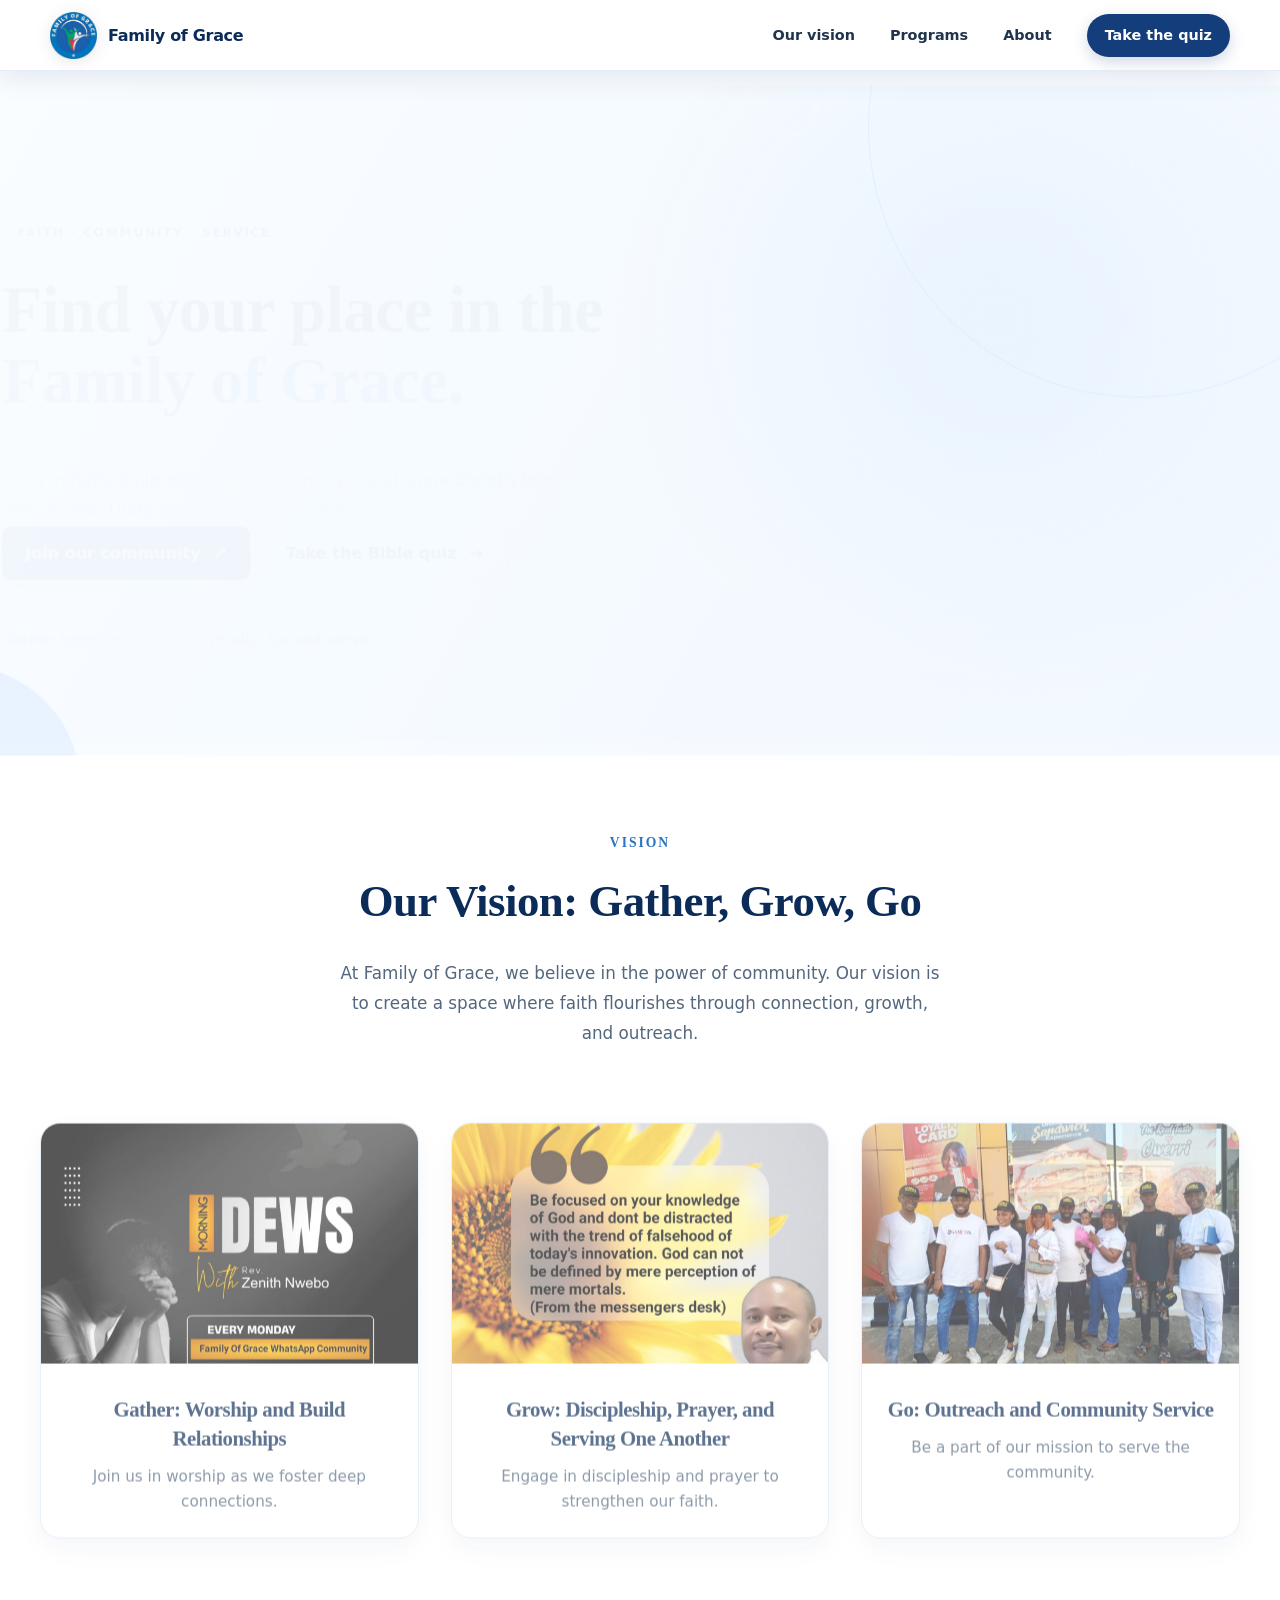
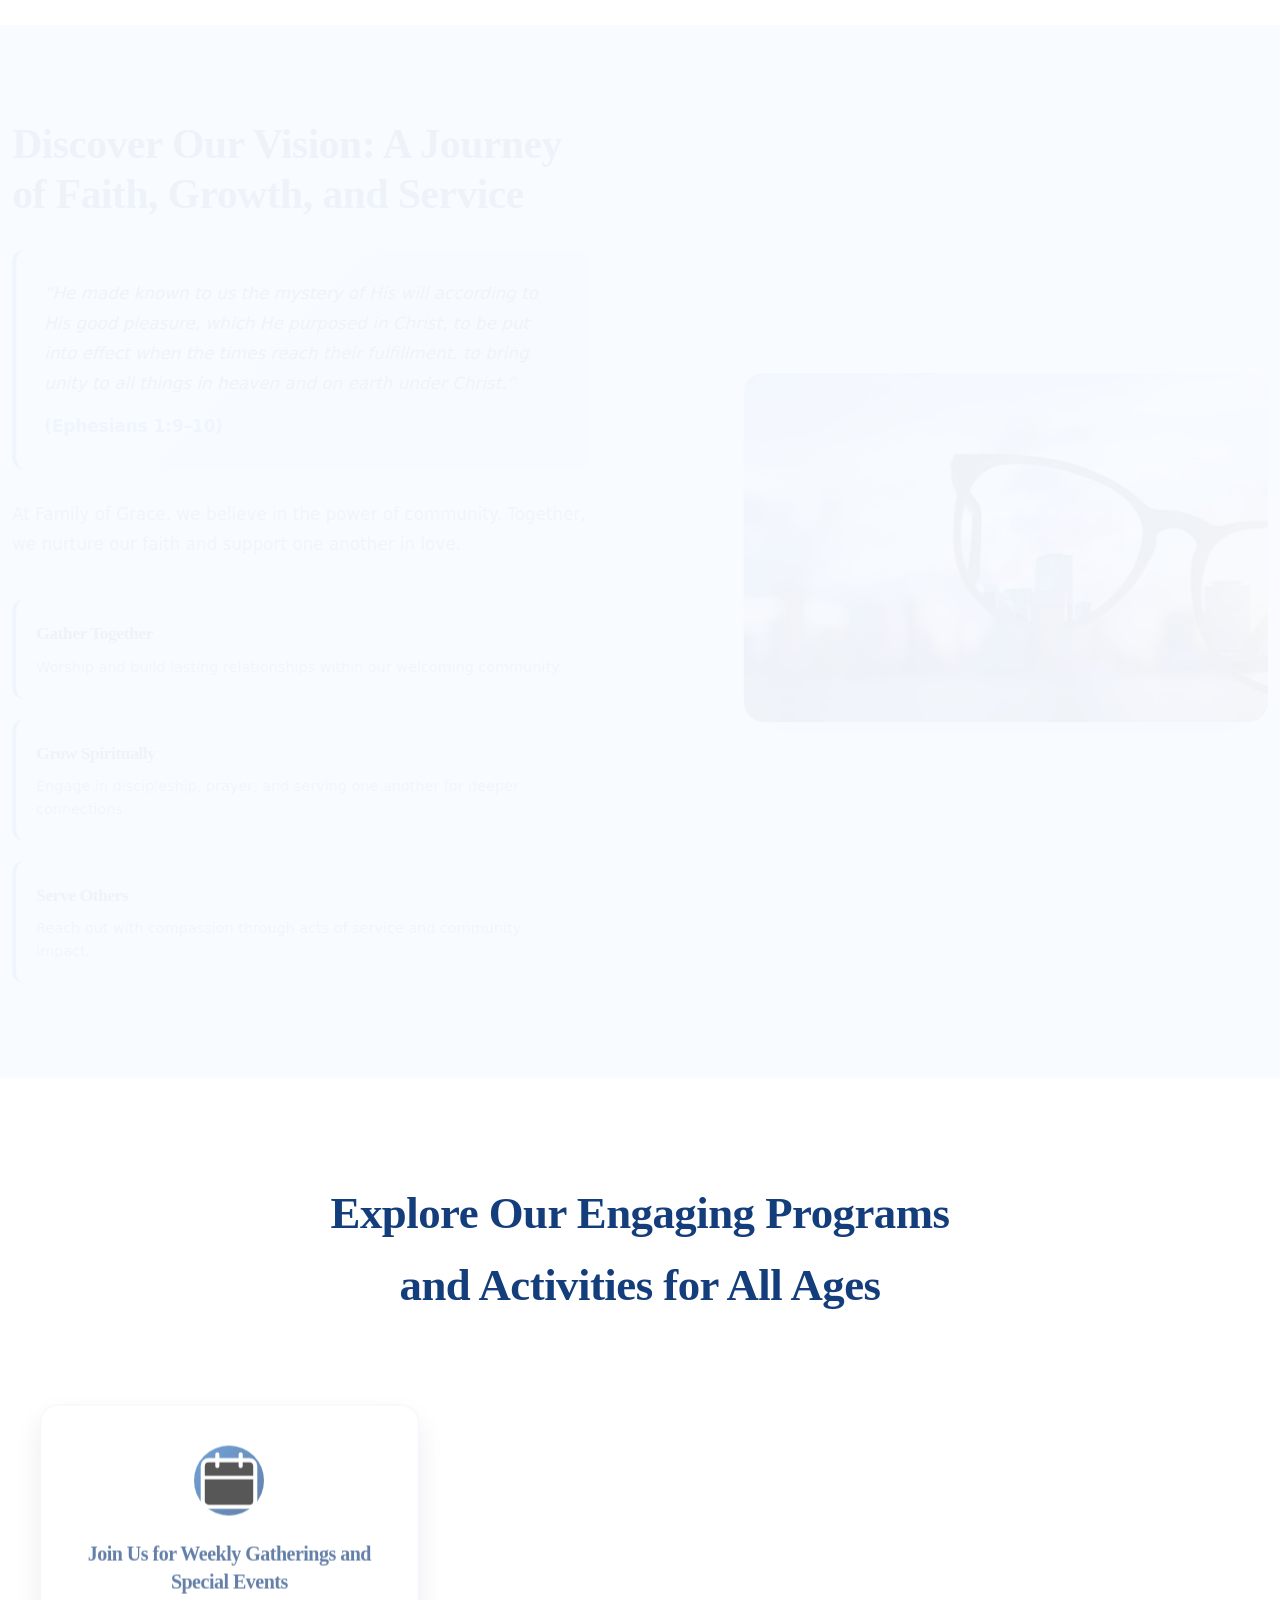
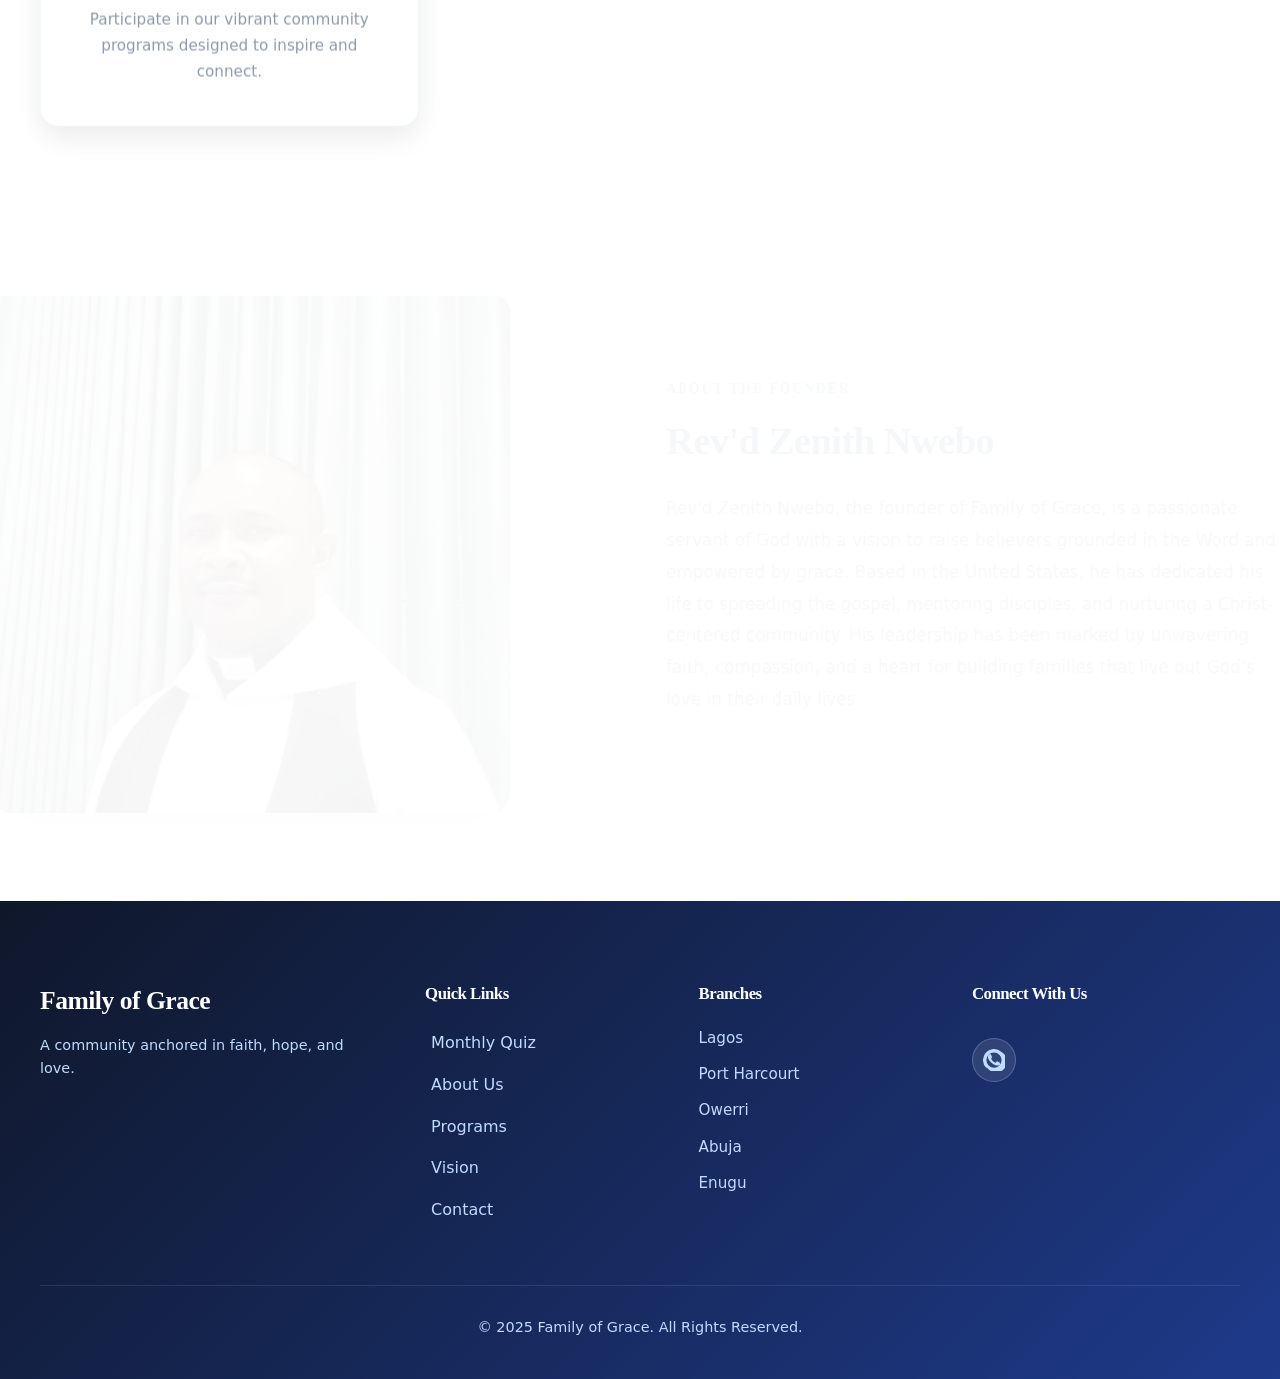
<file: index.html>
<!doctype html>
<html lang="en"><head><meta charset="utf-8"><meta name="viewport" content="width=device-width,initial-scale=1"><title>Family of Grace</title><meta http-equiv="refresh" content="0;url=family.html"></head><body><p><a href="family.html">Open Family of Grace</a></p></body></html>
</file>
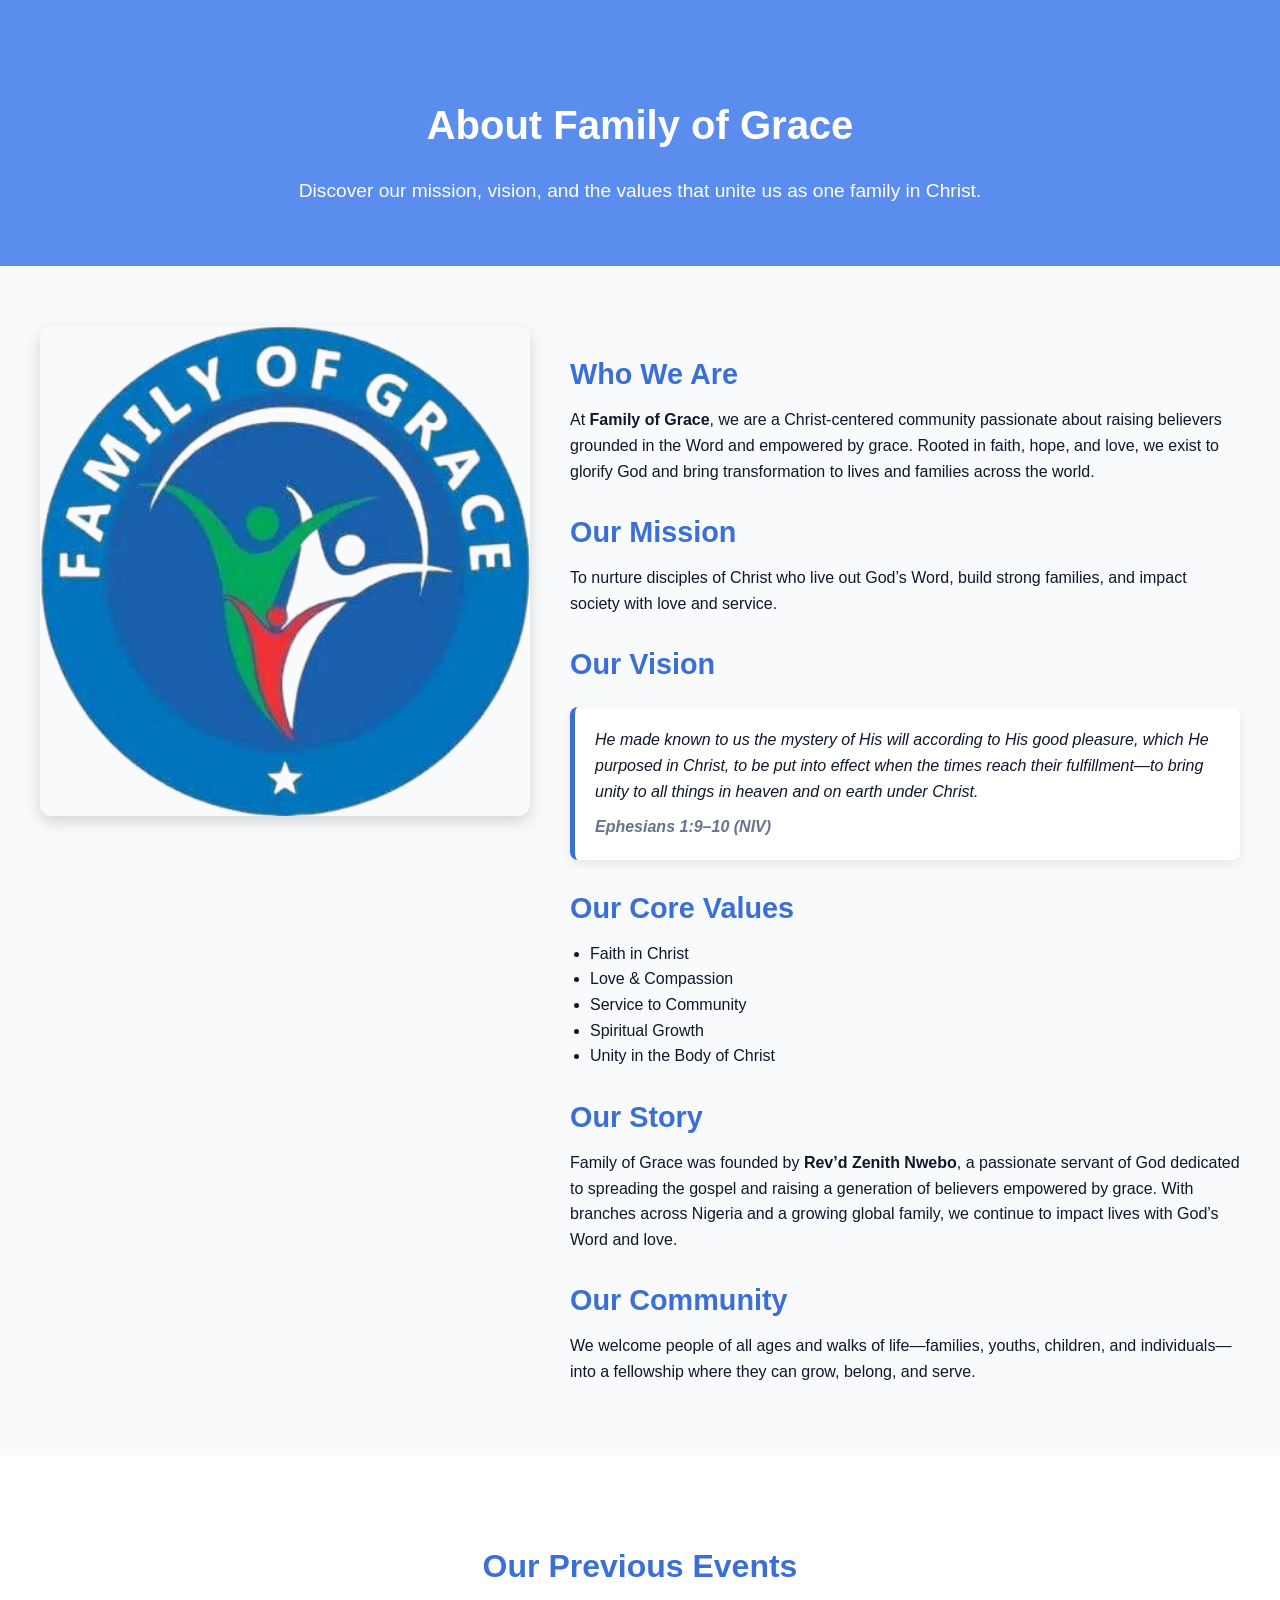
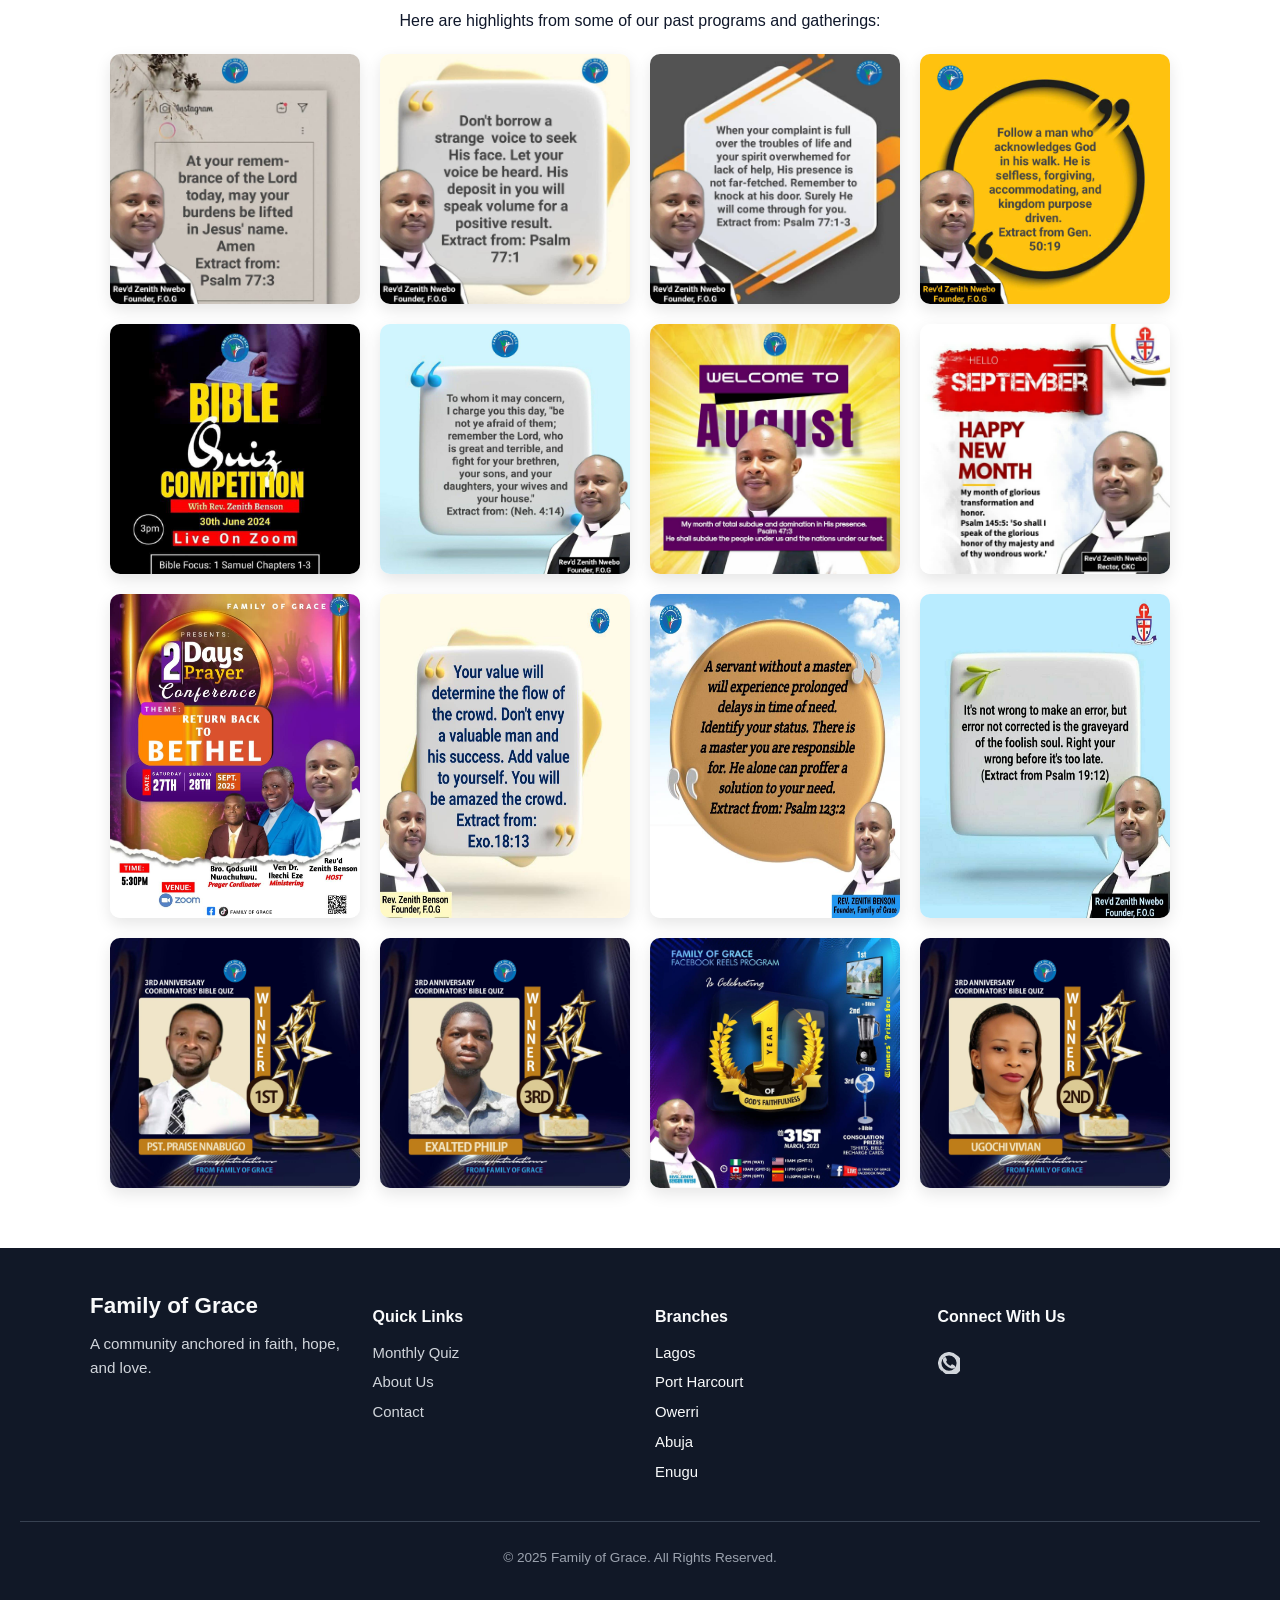
<file: about.html>
<!DOCTYPE html>
<html lang="en">
<head>
  <meta charset="UTF-8">
  <meta name="viewport" content="width=device-width, initial-scale=1.0">
  <title>About Us - Family of Grace</title>
  <link rel="stylesheet" href="style.css">
</head>
<body>
  <style>
    body {
  margin: 0;
  font-family: Arial, sans-serif;
  background: #f8fafc;
  color: #0f172a;
  line-height: 1.6;
}

/* Page Header */
.about-header {
  text-align: center;
  padding: 60px 20px 40px;
  background: #5b8def;
  color: #fff;
}
.about-header h1 {
  font-size: 2.5rem;
  margin-bottom: 10px;
}
.about-header p {
  font-size: 1.2rem;
}

/* Container */
.about-container {
  display: flex;
  flex-wrap: wrap;
  align-items: flex-start;
  gap: 40px;
  max-width: 1200px;
  margin: 0 auto;
  padding: 60px 20px;
}

.about-image {
  flex: 1 1 40%;
}
.about-image img {
  width: 100%;
  border-radius: 12px;
  box-shadow: 0 6px 16px rgba(0, 0, 0, 0.15);
}

.about-content {
  flex: 1 1 55%;
}
.about-content h2 {
  font-size: 1.8rem;
  margin-top: 25px;
  margin-bottom: 10px;
  color: #3b6fd6;
}
.about-content p,
.about-content ul {
  margin: 10px 0;
}
.values-list {
  list-style: disc;
  padding-left: 20px;
}

/* Bible Verse */
.vision-quote {
  background: #ffffff;
  padding: 20px;
  border-left: 5px solid #3b6fd6;
  border-radius: 8px;
  font-style: italic;
  margin: 20px 0;
  box-shadow: 0 4px 12px rgba(0, 0, 0, 0.08);
}
.vision-quote span {
  display: block;
  margin-top: 10px;
  font-weight: bold;
  color: #64748b;
}

/* Events */
.events-gallery {
  background: #fff;
  padding: 60px 20px;
  text-align: center;
}
.events-gallery h2 {
  font-size: 2rem;
  margin-bottom: 10px;
  color: #3b6fd6;
}
.event-images {
  display: flex;
  justify-content: center;
  gap: 20px;
  flex-wrap: wrap;
  margin-top: 20px;
}
.event-images img {
  width: 250px;
  border-radius: 10px;
  box-shadow: 0 6px 16px rgba(0, 0, 0, 0.1);
  transition: transform 0.3s ease;
}
.event-images img:hover {
  transform: scale(1.05);
}

  </style>
  <!-- About Page -->
  <section class="about-page">
    <div class="about-header">
      <h1>About Family of Grace</h1>
      <p>Discover our mission, vision, and the values that unite us as one family in Christ.</p>
    </div>

    <div class="about-container">
      <!-- Image -->
      <div class="about-image">
        <img src="./photo_2025-09-03_01-35-31-removebg-preview.png" alt="Family of Grace Community">
      </div>

      <!-- Content -->
      <div class="about-content">
        <h2>Who We Are</h2>
        <p>
          At <strong>Family of Grace</strong>, we are a Christ-centered community passionate about raising believers grounded in the Word and empowered by grace. Rooted in faith, hope, and love, we exist to glorify God and bring transformation to lives and families across the world.
        </p>

        <h2>Our Mission</h2>
        <p>
          To nurture disciples of Christ who live out God’s Word, build strong families, and impact society with love and service.
        </p>

        <h2>Our Vision</h2>
        <blockquote class="vision-quote">
          He made known to us the mystery of His will according to His good pleasure, which He purposed in Christ,
          to be put into effect when the times reach their fulfillment—to bring unity to all things in heaven
          and on earth under Christ.
          <span> Ephesians 1:9–10 (NIV)</span>
        </blockquote>

        <h2>Our Core Values</h2>
        <ul class="values-list">
          <li>Faith in Christ</li>
          <li>Love & Compassion</li>
          <li>Service to Community</li>
          <li>Spiritual Growth</li>
          <li>Unity in the Body of Christ</li>
        </ul>

        <h2>Our Story</h2>
        <p>
          Family of Grace was founded by <strong>Rev’d Zenith Nwebo</strong>, a passionate servant of God dedicated to spreading the gospel and raising a generation of believers empowered by grace. With branches across Nigeria and a growing global family, we continue to impact lives with God’s Word and love.
        </p>

        <h2>Our Community</h2>
        <p>
          We welcome people of all ages and walks of life—families, youths, children, and individuals—into a fellowship where they can grow, belong, and serve.
        </p>
      </div>
    </div>

    <!-- Events -->
    <div class="events-gallery">
      <h2>Our Previous Events</h2>
      <p>Here are highlights from some of our past programs and gatherings:</p>
      <div class="event-images">
        <!-- Replace with real designs -->
        <img src="./photo_2025-09-04_03-31-07.jpg" alt="Event 1">
        <img src="./photo_2025-09-04_03-31-11.jpg" alt="Event 2">
        <img src="./photo_2025-09-04_03-31-14.jpg" alt="Event 3">
        <img src="./photo_2025-09-04_03-31-17.jpg" alt="Event 3">
        <img src="./photo_2025-09-07_18-43-21.jpg" alt="Event 3">
        <img src="./photo_2025-09-04_03-31-25.jpg" alt="Event 3">
        <img src="./photo_2025-09-04_03-31-27.jpg" alt="Event 3">
        <img src="./photo_2025-09-04_03-53-28.jpg" alt="Event 3">
        <img src="./photo_2025-09-04_03-53-49.jpg" alt="Event 3">
        <img src="./photo_2025-09-04_03-55-11.jpg" alt="Event 3">
        <img src="./photo_2025-09-04_03-55-14.jpg" alt="Event 3">
        <img src="./photo_2025-09-04_03-56-10.jpg" alt="Event 3">
        <img src="./photo_2025-09-04_03-31-22.jpg" alt="Event 3">
        <img src="./photo_2025-09-04_03-57-37.jpg" alt="Event 3">
        <img src="./photo_2025-09-07_18-43-17.jpg" alt="Event 3">
        <img src="./photo_2025-09-04_03-57-28.jpg" alt="Event 3">

      </div>
    </div>
  </section>
  <footer class="site-footer" id="contact">
    <div class="footer-wrap">
      <div class="footer-brand">
        <h2 class="footer-logo">Family of Grace</h2>
        <p class="footer-tagline">A community anchored in faith, hope, and love.</p>
      </div>
      <div class="footer-links">
        <h3>Quick Links</h3>
        <ul>
          <li><a href="quiz.html">Monthly Quiz</a></li>
          <li><a href="index.html">About Us</a></li>
          <!-- <li><a href="#programs">Programs</a></li>  -->
          <!-- <li><a href="#vision">Vision</a></li>  -->
          <li><a href="#contact">Contact</a></li>
        </ul>
      </div>
      <div class="footer-branches">
        <h3>Branches</h3>
        <ul>
          <li>Lagos</li>
          <li>Port Harcourt</li>
          <li>Owerri</li>
          <li>Abuja</li>
          <li>Enugu</li>
        </ul>
      </div>
      <div class="footer-social">
        <h3>Connect With Us</h3>

        <!-- Facebook -->

        <!-- WhatsApp -->
        <a href="https://chat.whatsapp.com/ELIBxmDYfW0EIw8CX6cTu6?mode=ems_copy_t" target="_blank" aria-label="WhatsApp" class="social-icon">
          <svg xmlns="http://www.w3.org/2000/svg" width="22" height="22" fill="currentColor" viewBox="0 0 24 24">
            <path d="M17.5 14.4c-.3-.2-1.7-.9-1.9-1s-.5-.2-.7.2-.8 1-1 1.2-.4.3-.7.1c-.3-.2-1.3-.5-2.5-1.7-.9-.9-1.5-2-1.7-2.3-.2-.3 0-.5.1-.7s.3-.4.4-.6c.1-.2.1-.3.2-.5.1-.2 0-.4 0-.6s-.7-1.7-.9-2.3c-.2-.6-.5-.5-.7-.5h-.6c-.2 0-.6.1-.9.4-.3.3-1.2 1.1-1.2 2.8s1.2 3.2 1.4 3.4c.2.2 2.4 3.6 5.8 5 .8.4 1.4.6 1.9.7.8.2 1.5.1 2.1.1.6-.1 1.7-.7 1.9-1.3s.2-1.2.2-1.3c0-.1-.2-.2-.5-.4z"/>
            <path d="M20.5 3.5A11.9 11.9 0 1 0 3.5 20.5l.3.3L2 22l2.2-1.8.3.3a11.9 11.9 0 1 0 16-17zM12 20.4a8.3 8.3 0 1 1 0-16.6 8.3 8.3 0 0 1 0 16.6z"/>
          </svg>
        </a>

        <!-- YouTube -->

        <!-- Instagram -->
      </div>

    </div>
    <div class="footer-bottom">
      <p>&copy; 2025 Family of Grace. All Rights Reserved.</p>
    </div>
  </footer>
</div>
</body>
</html>
</file>
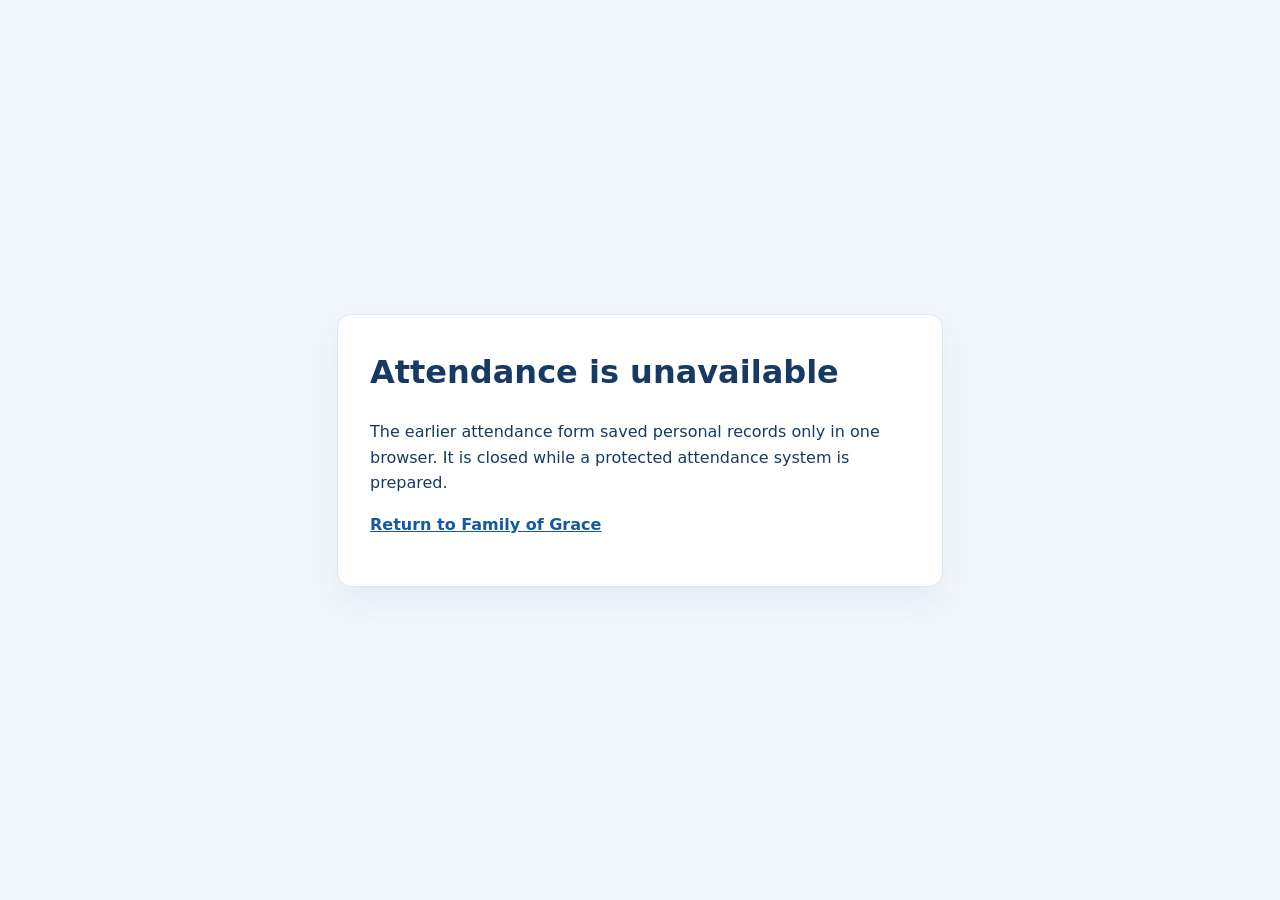
<file: attendance.html>
<!doctype html>
<html lang="en">
<head>
  <meta charset="utf-8">
  <meta name="viewport" content="width=device-width, initial-scale=1">
  <meta name="robots" content="noindex,nofollow">
  <title>Attendance | Family of Grace</title>
  <style>
    body{margin:0;min-height:100vh;display:grid;place-items:center;background:#f3f8fd;color:#173a64;font:16px/1.6 system-ui,sans-serif}
    main{width:min(540px,calc(100% - 36px));background:white;border:1px solid #dbe8f6;border-radius:14px;padding:2rem;box-shadow:0 14px 34px #173a6414}
    h1{margin-top:0}a{color:#145aa0;font-weight:700}
  </style>
</head>
<body><main><h1>Attendance is unavailable</h1><p>The earlier attendance form saved personal records only in one browser. It is closed while a protected attendance system is prepared.</p><p><a href="family.html">Return to Family of Grace</a></p></main></body>
</html>
</file>
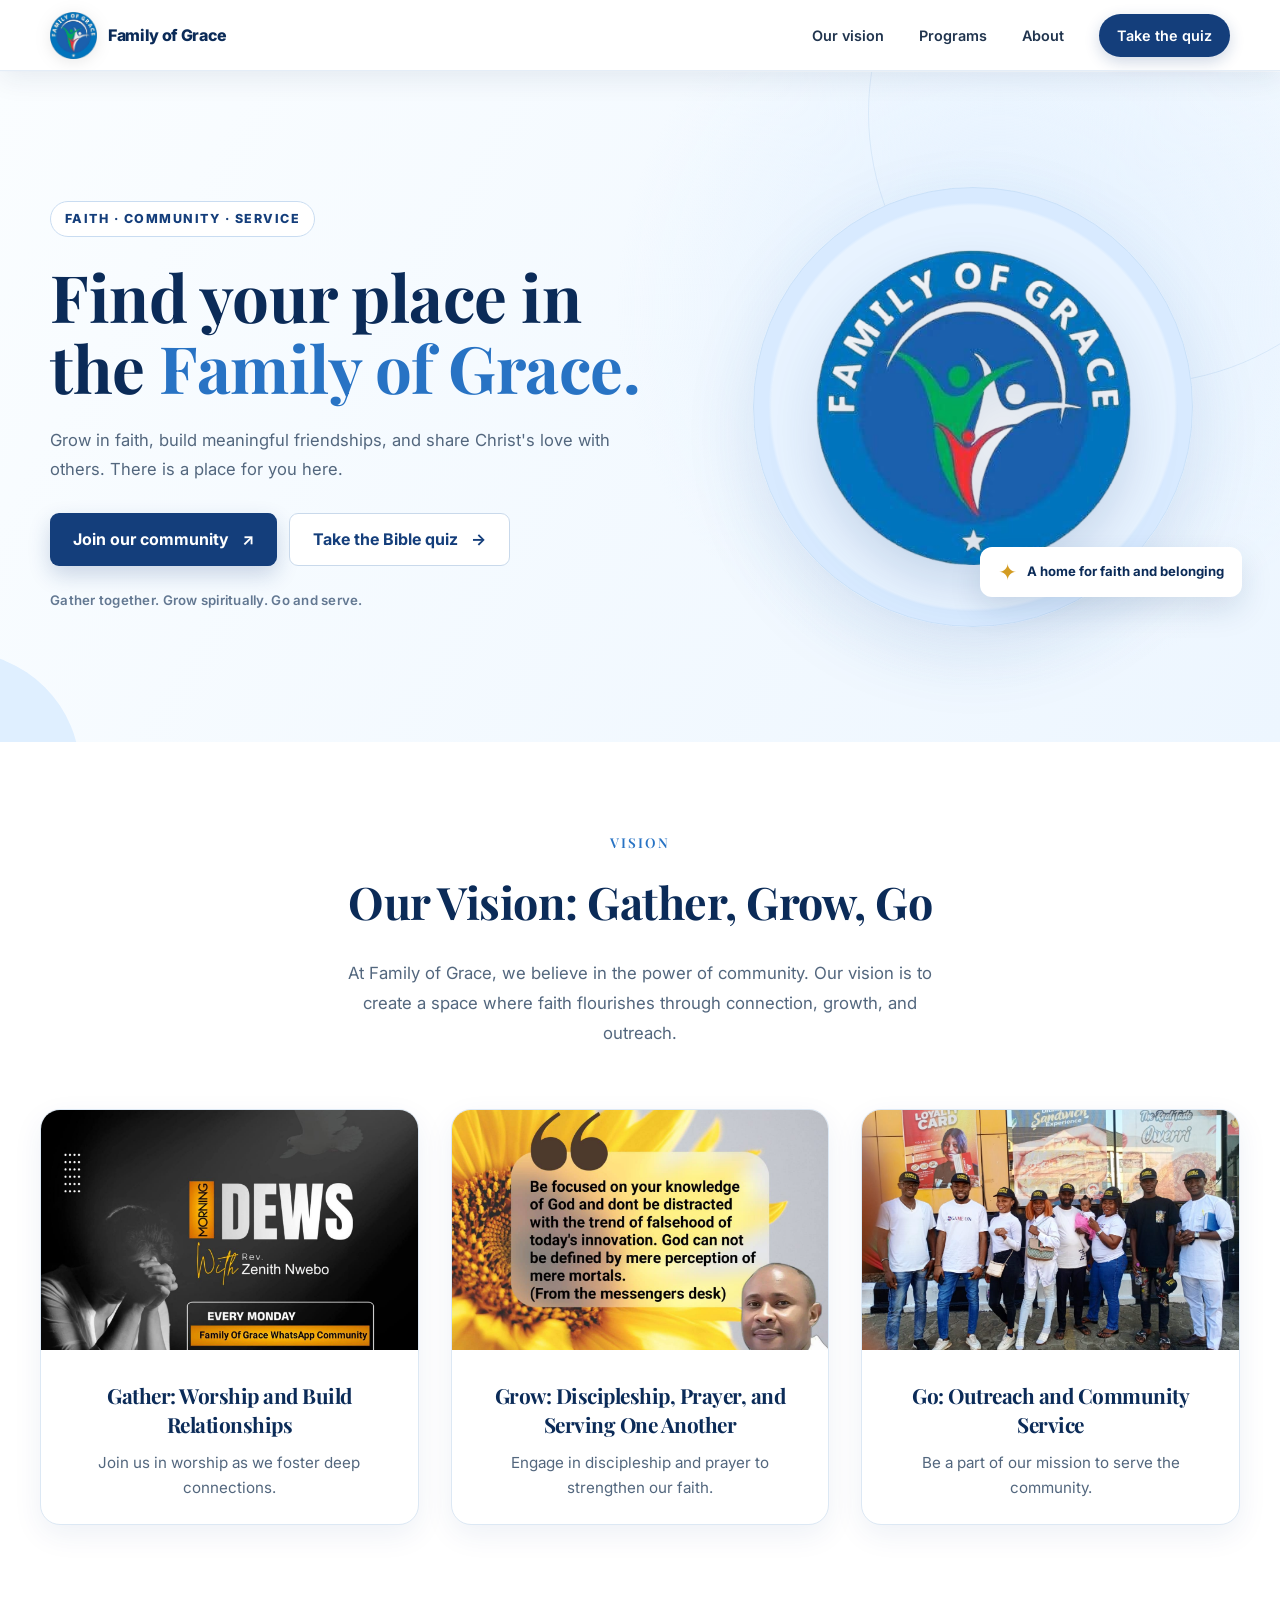
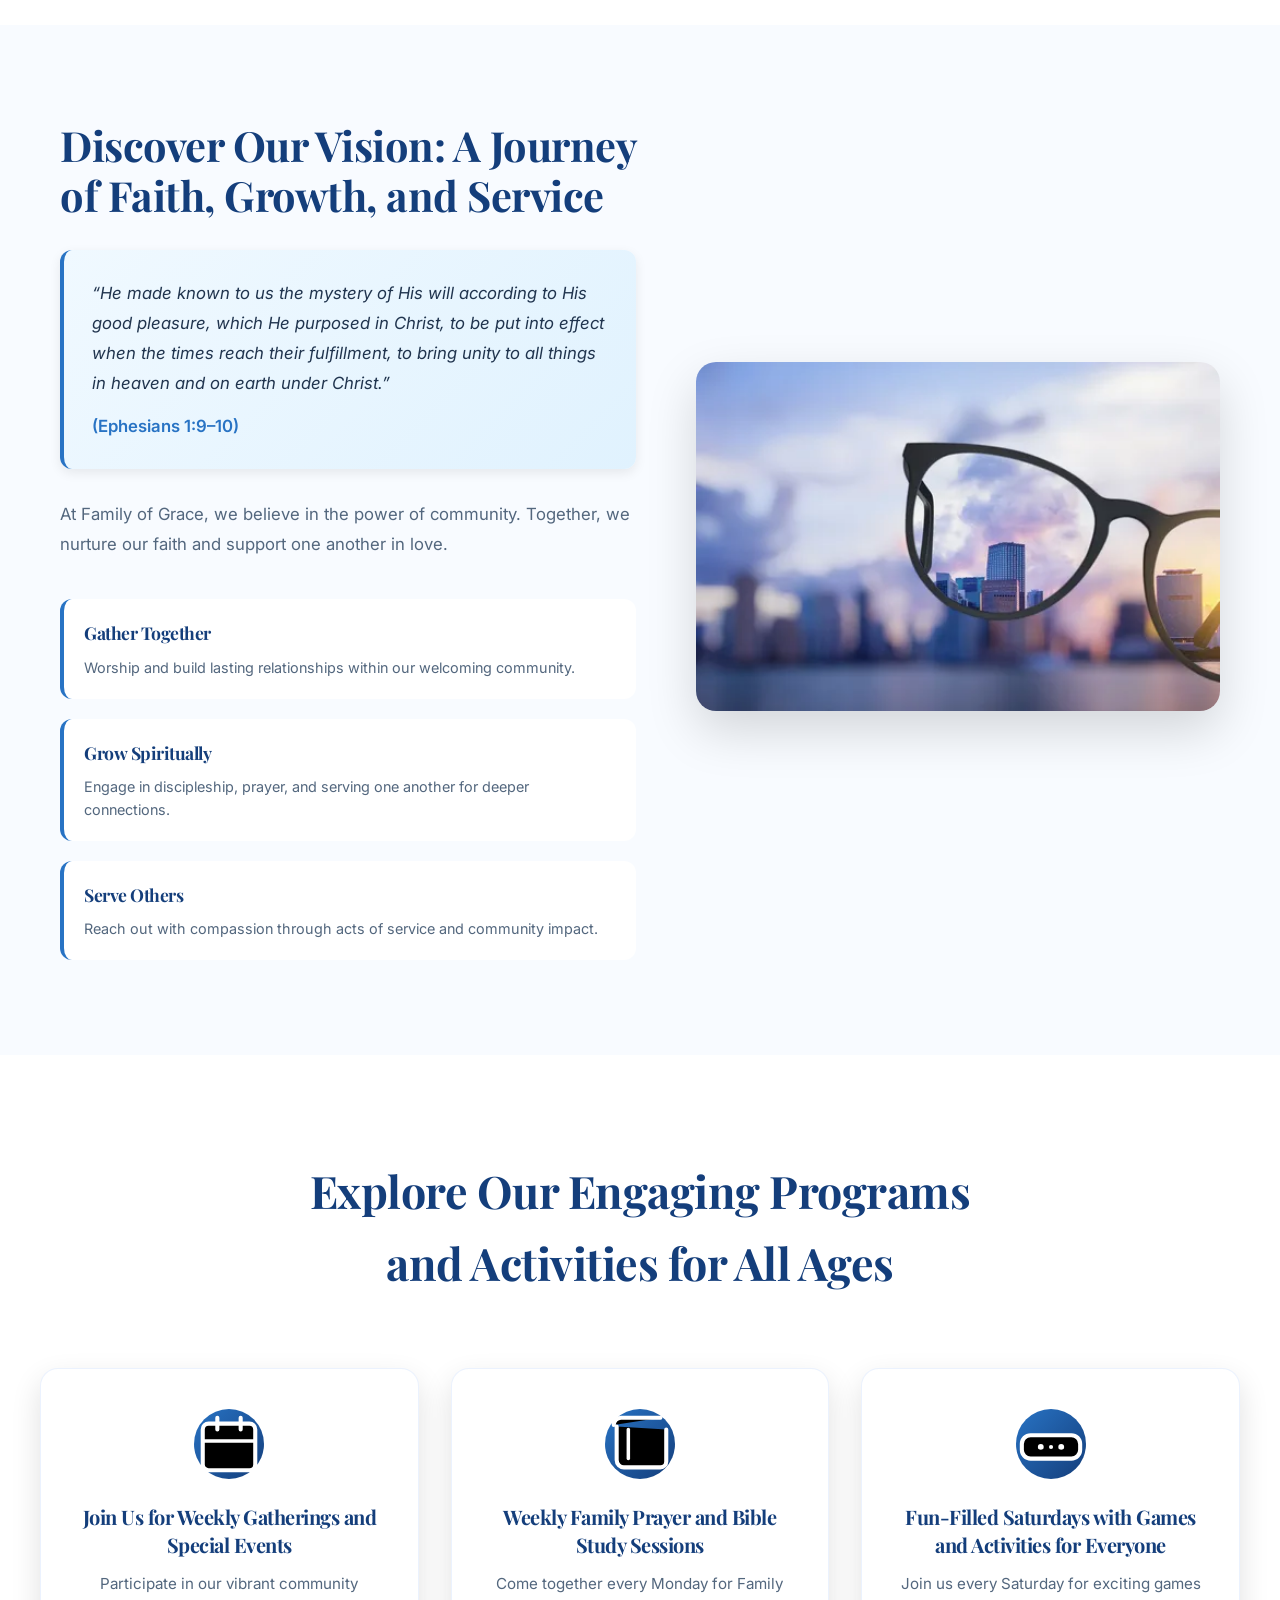
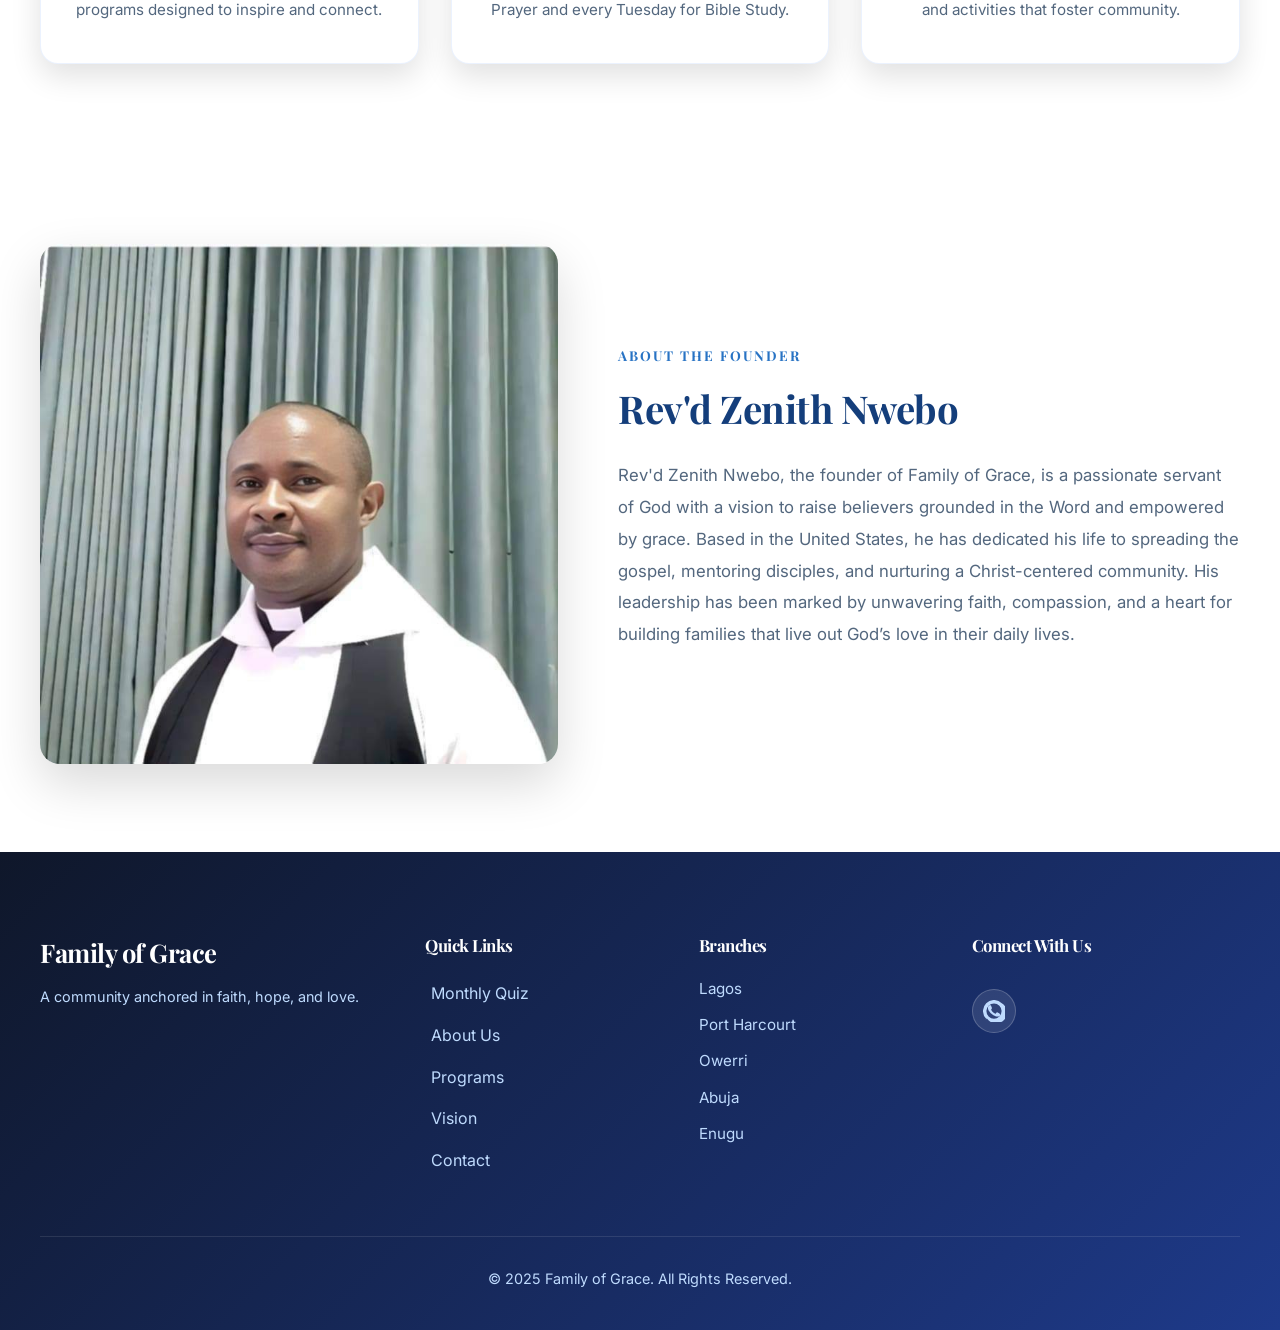
<file: family.html>
<!DOCTYPE html>
<html lang="en">
<head>
  <meta charset="UTF-8">
  <meta name="viewport" content="width=device-width, initial-scale=1.0">
  <title>Family of Grace - Faith, Community, Service</title>
  <link href="https://fonts.googleapis.com/css2?family=Playfair+Display:wght@600;700;800&family=Inter:wght@300;400;500;600;700&display=swap" rel="stylesheet">
  <style>
/* ============== MODERN RESET & BASE ============== */
:root {
  --primary: #1e40af;
  --primary-dark: #1e3a8a;
  --accent: #3b82f6;
  --accent-light: #60a5fa;
  --success: #10b981;
  --soft: #f0f9ff;
  --dark: #0f172a;
  --text: #1e293b;
  --muted: #64748b;
  --shadow-sm: 0 4px 12px rgba(0,0,0,.08);
  --shadow-md: 0 12px 30px rgba(0,0,0,.12);
  --shadow-lg: 0 20px 50px rgba(0,0,0,.15);
  --transition: all 0.4s cubic-bezier(0.23, 1, 0.32, 1);
}

* {
  margin: 0;
  padding: 0;
  box-sizing: border-box;
}

html {
  scroll-behavior: smooth;
}

body {
  font-family: 'Inter', system-ui, -apple-system, sans-serif;
  color: var(--text);
  background: linear-gradient(180deg, #ffffff 0%, #f0f9ff 100%);
  line-height: 1.6;
  overflow-x: hidden;
}

h1, h2, h3, h4, h5, h6 {
  font-family: 'Playfair Display', serif;
  font-weight: 700;
  letter-spacing: -0.5px;
}

a {
  text-decoration: none;
  color: inherit;
}

/* ============== NAVBAR - PROFESSIONAL ============== */
.navbar {
  position: fixed;
  top: 0;
  left: 0;
  right: 0;
  z-index: 999;
  background: rgba(255, 255, 255, 0.95);
  backdrop-filter: blur(12px);
  box-shadow: var(--shadow-sm);
  transition: var(--transition);
  padding: 16px 20px;
}

.navbar.scrolled {
  background: rgba(255, 255, 255, 0.98);
  box-shadow: var(--shadow-md);
  padding: 12px 20px;
}

.navbar::after {
  content: '';
  position: absolute;
  bottom: 0;
  left: 0;
  right: 0;
  height: 1px;
  background: linear-gradient(90deg, transparent, rgba(59, 130, 246, 0.2), transparent);
}

.navbar {
  display: flex;
  justify-content: space-between;
  align-items: center;
  max-width: 1200px;
  margin: 0 auto;
}

.logo img {
  width: 48px;
  height: 48px;
  object-fit: contain;
  filter: drop-shadow(0 2px 8px rgba(0,0,0,.1));
  transition: var(--transition);
}

.logo:hover img {
  filter: drop-shadow(0 4px 12px rgba(30, 64, 175, 0.3));
  transform: scale(1.05);
}

.nav-links {
  display: flex;
  gap: 40px;
  align-items: center;
}

.nav-links a {
  font-weight: 600;
  color: var(--text);
  position: relative;
  transition: var(--transition);
  font-size: 0.95rem;
}

.nav-links a::before {
  content: '';
  position: absolute;
  bottom: -6px;
  left: 0;
  width: 0;
  height: 2.5px;
  background: linear-gradient(90deg, var(--accent), var(--accent-light));
  transition: width 0.4s ease;
  border-radius: 2px;
}

.nav-links a:hover {
  color: var(--accent);
}

.nav-links a:hover::before {
  width: 100%;
}

/* ============== MAIN CONTAINER ============== */
.main-cotainer {
  padding-top: 70px;
}

/* ============== HERO SECTION ============== */
.hero {
  display: grid;
  grid-template-columns: 1.2fr 1fr;
  gap: 60px;
  align-items: center;
  padding: 80px 20px;
  max-width: 1200px;
  margin: 0 auto;
  animation: slideUpFade 0.8s ease-out;
}

@keyframes slideUpFade {
  from {
    opacity: 0;
    transform: translateY(40px);
  }
  to {
    opacity: 1;
    transform: translateY(0);
  }
}

.hero-content h4 {
  font-size: 3.5rem;
  line-height: 1.1;
  color: var(--primary);
  margin-bottom: 20px;
  animation: slideUpFade 0.8s ease-out 0.1s both;
}

.hero-content p {
  font-size: 1.1rem;
  color: var(--muted);
  max-width: 480px;
  line-height: 1.8;
  margin-bottom: 30px;
  animation: slideUpFade 0.8s ease-out 0.2s both;
}

.btn-group {
  animation: slideUpFade 0.8s ease-out 0.3s both;
}

.btn {
  padding: 14px 32px;
  border: none;
  border-radius: 30px;
  font-weight: 600;
  cursor: pointer;
  transition: var(--transition);
  position: relative;
  overflow: hidden;
  font-size: 0.95rem;
}

.btn.primary {
  background: linear-gradient(135deg, var(--primary) 0%, var(--accent) 100%);
  color: white;
  box-shadow: 0 12px 30px rgba(30, 64, 175, 0.3);
}

.btn.primary:hover {
  transform: translateY(-3px);
  box-shadow: 0 18px 45px rgba(30, 64, 175, 0.4);
}

.btn::before {
  content: '';
  position: absolute;
  top: 0;
  left: -100%;
  width: 100%;
  height: 100%;
  background: rgba(255, 255, 255, 0.2);
  transition: left 0.5s ease;
}

.btn:hover::before {
  left: 100%;
}

.hero-image {
  animation: slideUpFade 0.8s ease-out 0.4s both;
}

.hero-image img {
  width: 100%;
  max-width: 380px;
  filter: drop-shadow(0 20px 40px rgba(30, 64, 175, 0.2));
  transition: var(--transition);
}

.hero-image:hover img {
  transform: scale(1.05) translateY(-8px);
  filter: drop-shadow(0 30px 60px rgba(30, 64, 175, 0.3));
}

/* ============== VISION SECTION ============== */
.vision-section {
  padding: 100px 20px;
  background: linear-gradient(180deg, #ffffff 0%, #f0f9ff 100%);
  text-align: center;
}

.vision-section h4 {
  color: var(--accent);
  font-size: 0.85rem;
  letter-spacing: 2px;
  text-transform: uppercase;
  font-weight: 600;
  margin-bottom: 12px;
}

.vision-section h2 {
  font-size: 2.8rem;
  color: var(--primary);
  margin-bottom: 20px;
  max-width: 700px;
  margin-left: auto;
  margin-right: auto;
}

.vision-section > p {
  font-size: 1.05rem;
  color: var(--muted);
  max-width: 600px;
  margin: 0 auto 60px;
  line-height: 1.8;
}

.vision-grid {
  display: grid;
  grid-template-columns: repeat(auto-fit, minmax(300px, 1fr));
  gap: 32px;
  max-width: 1200px;
  margin: 0 auto;
}

.vision-card {
  background: white;
  border-radius: 20px;
  overflow: hidden;
  box-shadow: var(--shadow-md);
  transition: var(--transition);
  animation: slideUpFade 0.8s ease-out;
  border: 1px solid rgba(59, 130, 246, 0.1);
}

.vision-card:hover {
  transform: translateY(-12px);
  box-shadow: var(--shadow-lg);
  border-color: rgba(59, 130, 246, 0.3);
}

.vision-card img {
  width: 100%;
  height: 240px;
  object-fit: cover;
  transition: var(--transition);
}

.vision-card:hover img {
  transform: scale(1.08);
}

.vision-card h3 {
  font-size: 1.3rem;
  color: var(--primary);
  padding: 24px 20px 12px;
  line-height: 1.4;
}

.vision-card p {
  color: var(--muted);
  padding: 0 20px 24px;
  font-size: 0.95rem;
  line-height: 1.6;
}

/* ============== VISION CONTAINER ============== */
.vision-container {
  display: grid;
  grid-template-columns: 1.1fr 1fr;
  gap: 60px;
  align-items: center;
  padding: 80px 20px;
  max-width: 1200px;
  margin: 0 auto;
}

.vision-text h2 {
  font-size: 2.6rem;
  color: var(--primary);
  margin-bottom: 30px;
  line-height: 1.2;
}

.bible-quote {
  background: linear-gradient(135deg, #f0f9ff 0%, #e0f2fe 100%);
  border-left: 4px solid var(--accent);
  padding: 28px;
  border-radius: 12px;
  font-size: 1.05rem;
  color: var(--text);
  font-style: italic;
  line-height: 1.8;
  margin: 30px 0;
  box-shadow: var(--shadow-sm);
}

.bible-quote span {
  display: block;
  margin-top: 12px;
  font-weight: 600;
  color: var(--accent);
  font-style: normal;
}

.vision-text > p {
  color: var(--muted);
  font-size: 1.05rem;
  line-height: 1.8;
  margin: 20px 0 40px;
}

.vision-points {
  display: grid;
  gap: 20px;
}

.vision-points > div {
  padding: 20px;
  background: white;
  border-radius: 12px;
  border-left: 4px solid var(--accent);
  transition: var(--transition);
}

.vision-points > div:hover {
  box-shadow: var(--shadow-md);
  transform: translateX(8px);
}

.vision-points h4 {
  color: var(--primary);
  margin-bottom: 8px;
  font-size: 1.1rem;
}

.vision-points p {
  color: var(--muted);
  font-size: 0.9rem;
  line-height: 1.6;
}

.vision-image img {
  width: 100%;
  border-radius: 20px;
  box-shadow: var(--shadow-lg);
  transition: var(--transition);
}

.vision-image:hover img {
  transform: scale(1.02);
}

/* ============== PROGRAMS SECTION ============== */
.programs-section {
  padding: 100px 20px;
  background: linear-gradient(135deg, #ffffff 0%, #f0f9ff 100%);
}

.wrap {
  max-width: 1200px;
  margin: 0 auto;
}

.programs-title {
  font-size: 2.8rem;
  color: var(--primary);
  text-align: center;
  margin-bottom: 70px;
  max-width: 700px;
  margin-left: auto;
  margin-right: auto;
}

.top-cards {
  display: grid;
  grid-template-columns: repeat(auto-fit, minmax(320px, 1fr));
  gap: 32px;
}

.icon-card {
  background: white;
  padding: 40px 28px;
  border-radius: 18px;
  text-align: center;
  box-shadow: var(--shadow-md);
  transition: var(--transition);
  border: 1px solid rgba(59, 130, 246, 0.1);
  animation: slideUpFade 0.8s ease-out;
}

.icon-card:hover {
  transform: translateY(-12px);
  box-shadow: var(--shadow-lg);
  border-color: rgba(59, 130, 246, 0.3);
  background: linear-gradient(135deg, #ffffff 0%, #f0f9ff 50%);
}

.icon-circle {
  width: 70px;
  height: 70px;
  margin: 0 auto 24px;
  background: linear-gradient(135deg, var(--accent), var(--primary));
  border-radius: 50%;
  display: flex;
  align-items: center;
  justify-content: center;
  color: white;
  transition: var(--transition);
}

.icon-card:hover .icon-circle {
  transform: scale(1.1) rotate(5deg);
  box-shadow: 0 12px 30px rgba(59, 130, 246, 0.3);
}

.icon-card svg {
  width: 100%;
  height: 100%;
}

.card-title {
  font-size: 1.25rem;
  color: var(--primary);
  margin-bottom: 12px;
  line-height: 1.4;
}

.card-text {
  color: var(--muted);
  font-size: 0.95rem;
  line-height: 1.7;
}

/* ============== FOUNDER SECTION ============== */
.founder-section {
  padding: 80px 20px;
  background: white;
}

.founder-container {
  display: grid;
  grid-template-columns: 1fr 1.2fr;
  gap: 60px;
  align-items: center;
  max-width: 1200px;
  margin: 0 auto;
}

.founder-image img {
  width: 100%;
  border-radius: 20px;
  box-shadow: var(--shadow-lg);
  transition: var(--transition);
}

.founder-image:hover img {
  transform: scale(1.03);
}

.founder-content h2 {
  color: var(--accent);
  font-size: 0.85rem;
  letter-spacing: 2px;
  text-transform: uppercase;
  margin-bottom: 12px;
}

.founder-content h3 {
  font-size: 2.4rem;
  color: var(--primary);
  margin-bottom: 20px;
}

.founder-content p {
  color: var(--muted);
  font-size: 1.05rem;
  line-height: 1.9;
  margin-bottom: 20px;
}

/* ============== FOOTER ============== */
.site-footer {
  background: linear-gradient(135deg, #0f172a 0%, #1e3a8a 100%);
  color: #e0f2fe;
  padding: 80px 20px 40px;
}

.footer-wrap {
  display: grid;
  grid-template-columns: 1.5fr 1fr 1fr 1.2fr;
  gap: 50px;
  max-width: 1200px;
  margin: 0 auto 50px;
}

.footer-brand h2 {
  color: white;
  font-size: 1.6rem;
  margin-bottom: 12px;
}

.footer-tagline {
  color: #bfdbfe;
  font-size: 0.9rem;
  line-height: 1.6;
  margin-bottom: 20px;
}

.footer-links h3,
.footer-branches h3,
.footer-social h3 {
  color: white;
  font-size: 1.05rem;
  margin-bottom: 18px;
  font-weight: 700;
}

.footer-links ul,
.footer-branches ul {
  list-style: none;
}

.footer-links ul li,
.footer-branches ul li {
  margin-bottom: 12px;
}

.footer-links a {
  color: #bfdbfe;
  transition: var(--transition);
  display: inline-flex;
  align-items: center;
  gap: 6px;
}

.footer-links a::before {
  content: '';
  width: 0;
  height: 2px;
  background: #60a5fa;
  transition: width 0.3s ease;
}

.footer-links a:hover {
  color: #60a5fa;
}

.footer-links a:hover::before {
  width: 8px;
}

.footer-branches ul li {
  color: #bfdbfe;
  font-size: 0.95rem;
}

.social-icon {
  display: inline-flex;
  width: 44px;
  height: 44px;
  align-items: center;
  justify-content: center;
  border-radius: 50%;
  background: rgba(255, 255, 255, 0.1);
  color: #bfdbfe;
  transition: var(--transition);
  margin-right: 12px;
  margin-top: 12px;
  border: 1px solid rgba(255, 255, 255, 0.2);
}

.social-icon:hover {
  background: #3b82f6;
  color: white;
  transform: translateY(-4px);
  border-color: #3b82f6;
  box-shadow: 0 8px 20px rgba(59, 130, 246, 0.3);
}

.footer-bottom {
  border-top: 1px solid rgba(255, 255, 255, 0.1);
  padding-top: 30px;
  text-align: center;
  color: #bfdbfe;
  font-size: 0.9rem;
  max-width: 1200px;
  margin: 0 auto;
}

/* ============== RESPONSIVE DESIGN ============== */
@media (max-width: 1100px) {
  .hero {
    grid-template-columns: 1fr;
    gap: 40px;
    padding: 60px 20px;
  }

  .hero-content h4 {
    font-size: 2.8rem;
  }

  .hero-image {
    order: -1;
  }

  .vision-container {
    grid-template-columns: 1fr;
    gap: 40px;
    padding: 60px 20px;
  }

  .founder-container {
    grid-template-columns: 1fr;
    gap: 40px;
  }

  .event-container {
    grid-template-columns: 1fr;
    gap: 40px;
  }

  .footer-wrap {
    grid-template-columns: 1fr 1fr;
    gap: 40px;
  }
}

@media (max-width: 900px) {
  .nav-links {
    gap: 24px;
  }

  .hero {
    padding: 50px 16px;
  }

  .hero-content h4 {
    font-size: 2.2rem;
  }

  .vision-section {
    padding: 60px 16px;
  }

  .vision-section h2 {
    font-size: 2.2rem;
  }

  .vision-grid {
    gap: 24px;
  }

  .programs-section {
    padding: 60px 16px;
  }

  .programs-title {
    font-size: 2.2rem;
    margin-bottom: 50px;
  }

  .top-cards {
    gap: 24px;
  }

  .event-section {
    padding: 60px 16px;
  }

  .event-header h2 {
    font-size: 2.2rem;
  }

  .founder-section {
    padding: 60px 16px;
  }

  .founder-content h3 {
    font-size: 1.8rem;
  }
}

@media (max-width: 700px) {
  .navbar {
    padding: 12px 16px;
  }

  .logo img {
    width: 40px;
  }

  .nav-links {
    gap: 16px;
    font-size: 0.85rem;
  }

  .main-cotainer {
    padding-top: 60px;
  }

  .hero {
    padding: 40px 16px;
    gap: 24px;
  }

  .hero-content h4 {
    font-size: 1.8rem;
    line-height: 1.2;
  }

  .hero-content p {
    font-size: 1rem;
  }

  .btn {
    padding: 12px 24px;
    font-size: 0.9rem;
  }

  .vision-section {
    padding: 50px 16px;
  }

  .vision-section h2 {
    font-size: 1.8rem;
  }

  .vision-section > p {
    font-size: 0.95rem;
    margin-bottom: 40px;
  }

  .vision-card img {
    height: 200px;
  }

  .vision-text h2 {
    font-size: 1.8rem;
    margin-bottom: 20px;
  }

  .bible-quote {
    padding: 20px;
    font-size: 0.95rem;
  }

  .programs-title {
    font-size: 1.8rem;
    margin-bottom: 40px;
  }

  .icon-card {
    padding: 28px 20px;
  }

  .icon-circle {
    width: 60px;
    height: 60px;
  }

  .event-section {
    padding: 50px 16px;
  }

  .event-header h2 {
    font-size: 1.8rem;
    margin-bottom: 20px;
  }

  .event-detail-item {
    padding: 18px;
    gap: 16px;
  }

  .detail-icon {
    width: 60px;
    height: 60px;
  }

  .detail-text {
    font-size: 1rem;
  }

  .founder-content h3 {
    font-size: 1.5rem;
  }

  .site-footer {
    padding: 60px 16px 30px;
  }

  .footer-wrap {
    grid-template-columns: 1fr;
    gap: 32px;
  }
}

@media (max-width: 520px) {
  .navbar {
    padding: 10px 12px;
  }

  .logo img {
    width: 36px;
  }

  .nav-links {
    gap: 12px;
    font-size: 0.8rem;
  }

  .main-cotainer {
    padding-top: 50px;
  }

  .hero {
    padding: 30px 12px;
  }

  .hero-content h4 {
    font-size: 1.4rem;
  }

  .hero-content p {
    font-size: 0.9rem;
  }

  .btn {
    padding: 10px 20px;
    font-size: 0.85rem;
  }

  .vision-section {
    padding: 40px 12px;
  }

  .vision-section h2 {
    font-size: 1.4rem;
  }

  .vision-grid {
    grid-template-columns: 1fr;
  }

  .vision-container {
    padding: 40px 12px;
  }

  .vision-text h2 {
    font-size: 1.4rem;
  }

  .programs-section {
    padding: 40px 12px;
  }

  .programs-title {
    font-size: 1.4rem;
  }

  .top-cards {
    grid-template-columns: 1fr;
  }

  .event-section {
    padding: 40px 12px;
  }

  .event-header h2 {
    font-size: 1.4rem;
  }

  .event-container {
    grid-template-columns: 1fr;
  }

  .event-detail-item {
    padding: 14px;
    gap: 12px;
  }

  .detail-icon {
    width: 50px;
    height: 50px;
  }

  .detail-content h4 {
    font-size: 0.8rem;
  }

  .detail-text {
    font-size: 0.9rem;
  }

  .founder-section {
    padding: 40px 12px;
  }

  .founder-content h3 {
    font-size: 1.2rem;
  }

  .founder-content p {
    font-size: 0.9rem;
  }

  .site-footer {
    padding: 40px 12px 20px;
  }

  .footer-brand h2 {
    font-size: 1.2rem;
  }
}

/* ============== SCROLL PROGRESS BAR ============== */
.scroll-progress {
  position: fixed;
  top: 0;
  left: 0;
  height: 3.5px;
  background: linear-gradient(90deg, var(--accent), var(--primary));
  width: 0%;
  z-index: 1000;
  transition: width 0.1s ease;
  box-shadow: 0 0 12px rgba(59, 130, 246, 0.5);
}

/* ============== SCROLL ANIMATION CLASSES ============== */
.scroll-fade-in {
  opacity: 0;
  transform: translateY(30px);
  transition: all 0.6s cubic-bezier(0.23, 1, 0.32, 1);
}

.scroll-fade-in.active {
  opacity: 1;
  transform: translateY(0);
}

.scroll-scale-in {
  opacity: 0;
  transform: scale(0.9);
  transition: all 0.6s ease-out;
}

.scroll-scale-in.active {
  opacity: 1;
  transform: scale(1);
}

.scroll-slide-left {
  opacity: 0;
  transform: translateX(-50px);
  transition: all 0.6s cubic-bezier(0.23, 1, 0.32, 1);
}

.scroll-slide-left.active {
  opacity: 1;
  transform: translateX(0);
}

.scroll-slide-right {
  opacity: 0;
  transform: translateX(50px);
  transition: all 0.6s cubic-bezier(0.23, 1, 0.32, 1);
}

.scroll-slide-right.active {
  opacity: 1;
  transform: translateX(0);
}

/* ============== STAGGER ANIMATION ============== */
.stagger-item {
  opacity: 0;
  transform: translateY(20px);
  transition: all 0.6s cubic-bezier(0.23, 1, 0.32, 1);
}

.stagger-item.active {
  opacity: 1;
  transform: translateY(0);
}

.stagger-item:nth-child(2) {
  transition-delay: 0.1s;
}

.stagger-item:nth-child(3) {
  transition-delay: 0.2s;
}

.stagger-item:nth-child(4) {
  transition-delay: 0.3s;
}

.stagger-item:nth-child(5) {
  transition-delay: 0.4s;
}

/* ============== EVENT SECTION ============== */
.event-section {
  padding: 100px 20px;
  background: linear-gradient(135deg, #f0f9ff 0%, #ffffff 100%);
}

.event-wrap {
  max-width: 1200px;
  margin: 0 auto;
}

.event-header {
  text-align: center;
  margin-bottom: 70px;
}

.event-badge {
  display: inline-block;
  background: linear-gradient(135deg, #c084fc 0%, #a855f7 100%);
  color: white;
  padding: 8px 20px;
  border-radius: 50px;
  font-size: 0.85rem;
  font-weight: 700;
  letter-spacing: 1px;
  text-transform: uppercase;
  margin-bottom: 20px;
  box-shadow: 0 8px 20px rgba(168, 85, 247, 0.3);
}

.event-header h2 {
  font-size: 3rem;
  color: var(--primary);
  margin-bottom: 20px;
  line-height: 1.2;
}

.event-tagline {
  font-size: 1.15rem;
  color: var(--muted);
  max-width: 700px;
  margin: 0 auto;
  line-height: 1.8;
}

.event-tagline .highlight-love {
  color: #ec4899;
  font-weight: 700;
}

.event-container {
  display: grid;
  grid-template-columns: 1fr 1.1fr;
  gap: 60px;
  align-items: center;
  animation: slideUpFade 0.8s ease-out;
}

.event-details {
  display: grid;
  gap: 28px;
}

.event-detail-item {
  display: flex;
  gap: 24px;
  padding: 24px;
  background: white;
  border-radius: 16px;
  box-shadow: var(--shadow-md);
  transition: var(--transition);
  border: 1px solid rgba(59, 130, 246, 0.1);
  animation: slideUpFade 0.8s ease-out;
}

.event-detail-item:hover {
  transform: translateY(-8px);
  box-shadow: var(--shadow-lg);
  border-color: rgba(59, 130, 246, 0.3);
  background: linear-gradient(135deg, #ffffff 0%, #f0f9ff 100%);
}

.detail-icon {
  width: 70px;
  height: 70px;
  border-radius: 12px;
  display: flex;
  align-items: center;
  justify-content: center;
  color: white;
  flex-shrink: 0;
  transition: var(--transition);
}

.detail-icon.calendar-icon {
  background: linear-gradient(135deg, #3b82f6 0%, #1e40af 100%);
}

.detail-icon.outreach-icon {
  background: linear-gradient(135deg, #f97316 0%, #ea580c 100%);
}

.detail-icon.visitation-icon {
  background: linear-gradient(135deg, #a855f7 0%, #7c3aed 100%);
}

.event-detail-item:hover .detail-icon {
  transform: scale(1.1) rotate(-5deg);
}

.detail-icon svg {
  width: 100%;
  height: 100%;
}

.detail-content h4 {
  font-size: 0.9rem;
  color: var(--accent);
  text-transform: uppercase;
  letter-spacing: 1.2px;
  margin-bottom: 6px;
  font-weight: 700;
}

.detail-text {
  font-size: 1.2rem;
  color: var(--primary);
  font-weight: 700;
  line-height: 1.4;
}

.event-image-section {
  animation: slideUpFade 0.8s ease-out 0.2s both;
}

.event-image {
  width: 100%;
  border-radius: 20px;
  box-shadow: var(--shadow-lg);
  transition: var(--transition);
  object-fit: cover;
}

.event-image:hover {
  transform: scale(1.03);
  box-shadow: 0 30px 60px rgba(30, 64, 175, 0.25);
}

/* ============== SCROLL INDICATOR ============== */
.scroll-indicator {
  position: fixed;
  right: 20px;
  bottom: 20px;
  width: 50px;
  height: 50px;
  background: linear-gradient(135deg, var(--accent), var(--primary));
  border-radius: 50%;
  display: flex;
  align-items: center;
  justify-content: center;
  cursor: pointer;
  opacity: 0;
  visibility: hidden;
  transition: all 0.4s ease;
  z-index: 998;
  box-shadow: 0 8px 24px rgba(30, 64, 175, 0.3);
  color: white;
  font-weight: 700;
  font-size: 1.2rem;
}

.scroll-indicator.show {
  opacity: 1;
  visibility: visible;
}

.scroll-indicator:hover {
  transform: translateY(-5px) scale(1.1);
  box-shadow: 0 12px 36px rgba(30, 64, 175, 0.4);
}

  </style>
  <link rel="stylesheet" href="landing-refresh.css">
</head>
<body>
  <div class="scroll-progress"></div>

  <div class="main-cotainer">

    <!-- Navigation -->
    <nav class="navbar" aria-label="Main navigation">
      <a class="logo" href="family.html" aria-label="Family of Grace home">
        <img src="./photo_2025-09-03_01-35-31-removebg-preview.png" alt="Family of Grace Logo" width="40">
        <span>Family of Grace</span>
      </a>
      <div class="nav-links">
        <a href="#vision">Our vision</a>
        <a href="#programs">Programs</a>
        <a href="about.html">About</a>
        <a href="quiz.html" class="nav-quiz">Take the quiz</a>
      </div>
    </nav>

    <!-- Hero Section -->
    <section class="hero" id="home">
      <div class="hero-content">
        <span class="hero-eyebrow">Faith · Community · Service</span>
        <h1>Find your place in the <em>Family of Grace.</em></h1>
        <p>Grow in faith, build meaningful friendships, and share Christ's love with others. There is a place for you here.</p>
        <div class="hero-actions">
          <a class="hero-button hero-button-primary" href="https://chat.whatsapp.com/ELIBxmDYfW0EIw8CX6cTu6?mode=ems_copy_t">Join our community <span aria-hidden="true">↗</span></a>
          <a class="hero-button hero-button-secondary" href="quiz.html">Take the Bible quiz <span aria-hidden="true">→</span></a>
        </div>
        <p class="hero-footnote">Gather together. Grow spiritually. Go and serve.</p>
      </div>
      <div class="hero-image" aria-label="Family of Grace emblem">
        <div class="hero-image-orbit">
          <img src="./photo_2025-09-03_01-35-31-removebg-preview.png" alt="Family of Grace emblem" width="280">
        </div>
        <div class="hero-image-caption"><span class="caption-mark" aria-hidden="true">✦</span><span>A home for faith and belonging</span></div>
      </div>
    </section>

    <!-- Vision Section -->
    <section class="vision-section" id="vision">
      <h4>Vision</h4>
      <h2>Our Vision: Gather, Grow, Go</h2>
      <p> At Family of Grace, we believe in the power of community. Our vision is to create a space where faith flourishes through connection, growth, and outreach. </p>
      <div class="vision-grid">
        <div class="vision-card">
          <img src="./photo_2025-09-04_03-55-16.jpg" alt="Gather - Worship and Build Relationships">
          <h3>Gather: Worship and Build Relationships</h3>
          <p>Join us in worship as we foster deep connections.</p>
        </div>
        <div class="vision-card">
          <img src="./photo_2025-09-04_03-57-05.jpg" alt="Grow - Discipleship, Prayer, and Serving One Another">
          <h3>Grow: Discipleship, Prayer, and Serving One Another</h3>
          <p>Engage in discipleship and prayer to strengthen our faith.</p>
        </div>
        <div class="vision-card pic">
          <img src="./one (2).jpg" alt="Go - Outreach and Community Service">
          <h3>Go: Outreach and Community Service</h3>
          <p>Be a part of our mission to serve the community.</p>
        </div>
      </div>
    </section>

    <!-- Extended Vision -->
    <section class="vision-container">
      <div class="vision-text">
        <h2>Discover Our Vision: A Journey of Faith, Growth, and Service</h2>

        <blockquote class="bible-quote">
          “He made known to us the mystery of His will according to His good pleasure,
          which He purposed in Christ, to be put into effect when the times reach their fulfillment,
          to bring unity to all things in heaven and on earth under Christ.”
          <span>(Ephesians 1:9–10)</span>
        </blockquote>

        <p>At Family of Grace, we believe in the power of community. Together, we nurture our faith and support one another in love.</p>

        <div class="vision-points">
          <div>
            <h4>Gather Together</h4>
            <p>Worship and build lasting relationships within our welcoming community.</p>
          </div>
          <div>
            <h4>Grow Spiritually</h4>
            <p>Engage in discipleship, prayer, and serving one another for deeper connections.</p>
          </div>
          <div>
            <h4>Serve Others</h4>
            <p>Reach out with compassion through acts of service and community impact.</p>
          </div>
        </div>
      </div>

      <div class="vision-image">
        <img src="./i (4).webp" alt="Vision Image">
      </div>
    </section>


    <!-- Programs Section -->
    <section class="programs-section" aria-labelledby="programs-heading" id="programs">
      <div class="wrap">
        <h2 id="programs-heading" class="programs-title"> Explore Our Engaging Programs and Activities for All Ages </h2>
        <div class="top-cards">
          <article class="icon-card">
            <div class="icon-circle" aria-hidden="true">
              <!-- calendar SVG -->
              <svg width="28" height="28" viewBox="0 0 24 24"><rect x="3" y="5" width="18" height="16" rx="2" stroke="currentColor" stroke-width="1.4"/><path d="M16 3v4M8 3v4" stroke="currentColor" stroke-width="1.4" stroke-linecap="round"/><path d="M3 11h18" stroke="currentColor" stroke-width="1.2" stroke-linecap="round"/></svg>
            </div>
            <h3 class="card-title">Join Us for Weekly Gatherings and Special Events</h3>
            <p class="card-text">Participate in our vibrant community programs designed to inspire and connect.</p>
          </article>
          <article class="icon-card">
            <div class="icon-circle" aria-hidden="true">
              <!-- book SVG -->
              <svg width="28" height="28" viewBox="0 0 24 24"><path d="M3 5.5A2.5 2.5 0 0 1 5.5 3H19" stroke="currentColor" stroke-width="1.4" stroke-linecap="round"/><path d="M21 7v11a2 2 0 0 1-2 2H6.5A2.5 2.5 0 0 1 4 17.5V6" stroke="currentColor" stroke-width="1.4" stroke-linecap="round"/><path d="M8 7v10" stroke="currentColor" stroke-width="1.2" stroke-linecap="round"/></svg>
            </div>
            <h3 class="card-title">Weekly Family Prayer and Bible Study Sessions</h3>
            <p class="card-text">Come together every Monday for Family Prayer and every Tuesday for Bible Study.</p>
          </article>
          <article class="icon-card">
            <div class="icon-circle" aria-hidden="true">
              <!-- gamepad SVG -->
              <svg width="28" height="28" viewBox="0 0 24 24"><rect x="2" y="9" width="20" height="8" rx="3" stroke="currentColor" stroke-width="1.4"/><circle cx="8.5" cy="13" r="1" fill="currentColor"/><circle cx="15.5" cy="13" r="1" fill="currentColor"/><path d="M12 13h.01" stroke="currentColor" stroke-width="1.4" stroke-linecap="round"/></svg>
            </div>
            <h3 class="card-title">Fun-Filled Saturdays with Games and Activities for Everyone</h3>
            <p class="card-text">Join us every Saturday for exciting games and activities that foster community.</p>
          </article>
        </div>
      </div>
    </section>
    <!-- Founder Section -->
    <section class="founder-section" id="about">
      <div class="founder-container">
        <div class="founder-image">
          <img src="./photo_2025-09-04_03-30-59.jpg" alt="Rev'd Zenith Nwebo">
        </div>
        <div class="founder-content">
          <h2>About the Founder</h2>
          <h3>Rev'd Zenith Nwebo</h3>
          <p> Rev'd Zenith Nwebo, the founder of Family of Grace, is a passionate servant of God with a vision to raise believers grounded in the Word and empowered by grace. Based in the United States, he has dedicated his life to spreading the gospel, mentoring disciples, and nurturing a Christ-centered community. His leadership has been marked by unwavering faith, compassion, and a heart for building families that live out God’s love in their daily lives. </p>
        </div>
      </div>
    </section>

    <!-- Footer -->
    <footer class="site-footer" id="contact">
      <div class="footer-wrap">
        <div class="footer-brand">
          <h2 class="footer-logo">Family of Grace</h2>
          <p class="footer-tagline">A community anchored in faith, hope, and love.</p>
        </div>
        <div class="footer-links">
          <h3>Quick Links</h3>
          <ul>
            <li><a href="quiz.html">Monthly Quiz</a></li>
            <li><a href="#about">About Us</a></li>
            <li><a href="#programs">Programs</a></li>
            <li><a href="#vision">Vision</a></li>
            <li><a href="#contact">Contact</a></li>
          </ul>
        </div>
        <div class="footer-branches">
          <h3>Branches</h3>
          <ul>
            <li>Lagos</li>
            <li>Port Harcourt</li>
            <li>Owerri</li>
            <li>Abuja</li>
            <li>Enugu</li>
          </ul>
        </div>
        <div class="footer-social">
          <h3>Connect With Us</h3>

          <!-- Facebook -->

          <!-- WhatsApp -->
          <a href="https://chat.whatsapp.com/ELIBxmDYfW0EIw8CX6cTu6?mode=ems_copy_t" target="_blank" aria-label="WhatsApp" class="social-icon">
            <svg xmlns="http://www.w3.org/2000/svg" width="22" height="22" fill="currentColor" viewBox="0 0 24 24">
              <path d="M17.5 14.4c-.3-.2-1.7-.9-1.9-1s-.5-.2-.7.2-.8 1-1 1.2-.4.3-.7.1c-.3-.2-1.3-.5-2.5-1.7-.9-.9-1.5-2-1.7-2.3-.2-.3 0-.5.1-.7s.3-.4.4-.6c.1-.2.1-.3.2-.5.1-.2 0-.4 0-.6s-.7-1.7-.9-2.3c-.2-.6-.5-.5-.7-.5h-.6c-.2 0-.6.1-.9.4-.3.3-1.2 1.1-1.2 2.8s1.2 3.2 1.4 3.4c.2.2 2.4 3.6 5.8 5 .8.4 1.4.6 1.9.7.8.2 1.5.1 2.1.1.6-.1 1.7-.7 1.9-1.3s.2-1.2.2-1.3c0-.1-.2-.2-.5-.4z"/>
              <path d="M20.5 3.5A11.9 11.9 0 1 0 3.5 20.5l.3.3L2 22l2.2-1.8.3.3a11.9 11.9 0 1 0 16-17zM12 20.4a8.3 8.3 0 1 1 0-16.6 8.3 8.3 0 0 1 0 16.6z"/>
            </svg>
          </a>

          <!-- YouTube -->

          <!-- Instagram -->
        </div>

      </div>
      <div class="footer-bottom">
        <p>&copy; 2025 Family of Grace. All Rights Reserved.</p>
      </div>
    </footer>
  </div>

  <script>
/* ============== NAVBAR SCROLL EFFECT ============== */
const navbar = document.querySelector('.navbar');
const scrollProgress = document.querySelector('.scroll-progress');
const scrollIndicator = document.querySelector('.scroll-indicator') || createScrollIndicator();
let lastScrollY = 0;

function createScrollIndicator() {
  const indicator = document.createElement('div');
  indicator.className = 'scroll-indicator';
  indicator.innerHTML = '↑';
  document.body.appendChild(indicator);
  indicator.addEventListener('click', () => {
    window.scrollTo({ top: 0, behavior: 'smooth' });
  });
  return indicator;
}

window.addEventListener('scroll', () => {
  const currentScrollY = window.scrollY;
  const windowHeight = document.documentElement.scrollHeight - window.innerHeight;
  const scrollProgress_percent = (currentScrollY / windowHeight) * 100;

  // Scroll progress bar
  if (scrollProgress) {
    scrollProgress.style.width = scrollProgress_percent + '%';
  }

  // Navbar effect
  if (currentScrollY > 50) {
    navbar.classList.add('scrolled');
  } else {
    navbar.classList.remove('scrolled');
  }

  // Scroll to top button
  if (currentScrollY > 300) {
    scrollIndicator.classList.add('show');
  } else {
    scrollIndicator.classList.remove('show');
  }

  // Trigger scroll animations
  triggerScrollAnimations();

  lastScrollY = currentScrollY;
}, { passive: true });

/* ============== SCROLL ANIMATION TRIGGER ============== */
function triggerScrollAnimations() {
  const elements = document.querySelectorAll('.scroll-fade-in, .scroll-scale-in, .scroll-slide-left, .scroll-slide-right, .stagger-item');

  elements.forEach(element => {
    const elementPosition = element.getBoundingClientRect().top;
    const screenPosition = window.innerHeight * 0.85;

    if (elementPosition < screenPosition) {
      element.classList.add('active');
    }
  });
}

/* ============== APPLY SCROLL ANIMATIONS TO ELEMENTS ============== */
function applyScrollAnimations() {
  // Vision cards
  document.querySelectorAll('.vision-card').forEach(card => {
    card.classList.add('scroll-fade-in', 'stagger-item');
  });

  // Program cards
  document.querySelectorAll('.icon-card').forEach((card, index) => {
    card.classList.add('scroll-fade-in');
    card.style.animationDelay = `${index * 0.15}s`;
  });

  // Hero content
  const heroContent = document.querySelector('.hero-content');
  if (heroContent) {
    heroContent.classList.add('scroll-slide-left');
  }

  // Hero image
  const heroImage = document.querySelector('.hero-image');
  if (heroImage) {
    heroImage.classList.add('scroll-slide-right');
  }

  // Vision text
  const visionText = document.querySelector('.vision-text');
  if (visionText) {
    visionText.classList.add('scroll-slide-left');
  }

  // Vision image
  const visionImage = document.querySelector('.vision-image');
  if (visionImage) {
    visionImage.classList.add('scroll-slide-right');
  }

  // Founder image
  const founderImage = document.querySelector('.founder-image');
  if (founderImage) {
    founderImage.classList.add('scroll-slide-left');
  }

  // Founder content
  const founderContent = document.querySelector('.founder-content');
  if (founderContent) {
    founderContent.classList.add('scroll-slide-right');
  }
}

// Apply animations on DOM load
if (document.readyState === 'loading') {
  document.addEventListener('DOMContentLoaded', applyScrollAnimations);
} else {
  applyScrollAnimations();
}

// Trigger animations on initial page load
window.addEventListener('load', () => {
  setTimeout(triggerScrollAnimations, 100);
});

/* ============== SCROLL REVEAL ANIMATION ============== */
const reveals = document.querySelectorAll('.reveal, .vision-card, .icon-card');
const revealObserver = new IntersectionObserver((entries) => {
  entries.forEach(entry => {
    if (entry.isIntersecting) {
      entry.target.classList.add('show');
      revealObserver.unobserve(entry.target);
    }
  });
}, { threshold: 0.15 });

reveals.forEach(element => {
  element.classList.add('reveal');
  revealObserver.observe(element);
});

/* ============== SMOOTH SCROLL FOR ANCHOR LINKS ============== */
document.querySelectorAll('a[href^="#"]').forEach(anchor => {
  anchor.addEventListener('click', function(e) {
    const href = this.getAttribute('href');
    if (href !== '#') {
      e.preventDefault();
      const target = document.querySelector(href);
      if (target) {
        target.scrollIntoView({ behavior: 'smooth', block: 'start' });
      }
    }
  });
});

/* ============== BUTTON RIPPLE EFFECT ============== */
document.querySelectorAll('.btn').forEach(button => {
  button.addEventListener('click', function(e) {
    const ripple = document.createElement('span');
    const rect = this.getBoundingClientRect();
    const size = Math.max(rect.width, rect.height);
    const x = e.clientX - rect.left - size / 2;
    const y = e.clientY - rect.top - size / 2;

    ripple.style.position = 'absolute';
    ripple.style.width = ripple.style.height = size + 'px';
    ripple.style.left = x + 'px';
    ripple.style.top = y + 'px';
    ripple.style.borderRadius = '50%';
    ripple.style.background = 'rgba(255,255,255,0.5)';
    ripple.style.pointerEvents = 'none';
    ripple.style.animation = 'ripple 0.6s ease-out';
    ripple.style.opacity = '1';

    this.style.position = 'relative';
    this.style.overflow = 'hidden';
    this.appendChild(ripple);

    setTimeout(() => ripple.remove(), 600);
  });
});

/* ============== ADD RIPPLE KEYFRAMES ============== */
const style = document.createElement('style');
style.textContent = `
  @keyframes ripple {
    to {
      transform: scale(4);
      opacity: 0;
    }
  }
`;
document.head.appendChild(style);

/* ============== CARD HOVER 3D EFFECT ============== */
document.addEventListener('mousemove', (e) => {
  const cards = document.querySelectorAll('.vision-card, .icon-card');

  cards.forEach(card => {
    const rect = card.getBoundingClientRect();
    const x = e.clientX - rect.left;
    const y = e.clientY - rect.top;

    const centerX = rect.width / 2;
    const centerY = rect.height / 2;

    const rotateX = (y - centerY) / 15;
    const rotateY = (centerX - x) / 15;

    card.style.transform = `perspective(1000px) rotateX(${rotateX}deg) rotateY(${rotateY}deg) scale(1.01)`;
  });
}, { passive: true });

document.addEventListener('mouseleave', () => {
  const cards = document.querySelectorAll('.vision-card, .icon-card');
  cards.forEach(card => {
    card.style.transform = 'perspective(1000px) rotateX(0) rotateY(0) scale(1)';
  });
});

/* ============== LAZY LOAD IMAGES ============== */
if ('IntersectionObserver' in window) {
  const imageObserver = new IntersectionObserver((entries) => {
    entries.forEach(entry => {
      if (entry.isIntersecting) {
        const img = entry.target;
        if (img.dataset.src) {
          img.src = img.dataset.src;
          img.classList.add('loaded');
        }
        imageObserver.unobserve(img);
      }
    });
  });

  document.querySelectorAll('img[data-src]').forEach(img => {
    imageObserver.observe(img);
  });
}

/* ============== PARALLAX EFFECT ============== */
window.addEventListener('scroll', () => {
  const parallaxElements = document.querySelectorAll('[data-parallax]');
  parallaxElements.forEach(el => {
    const scrollPosition = window.pageYOffset;
    const elementPosition = el.offsetTop;
    const distance = scrollPosition - elementPosition;
    el.style.transform = `translateY(${distance * 0.5}px)`;
  });
}, { passive: true });

  </script>
</body>
</html>
</file>
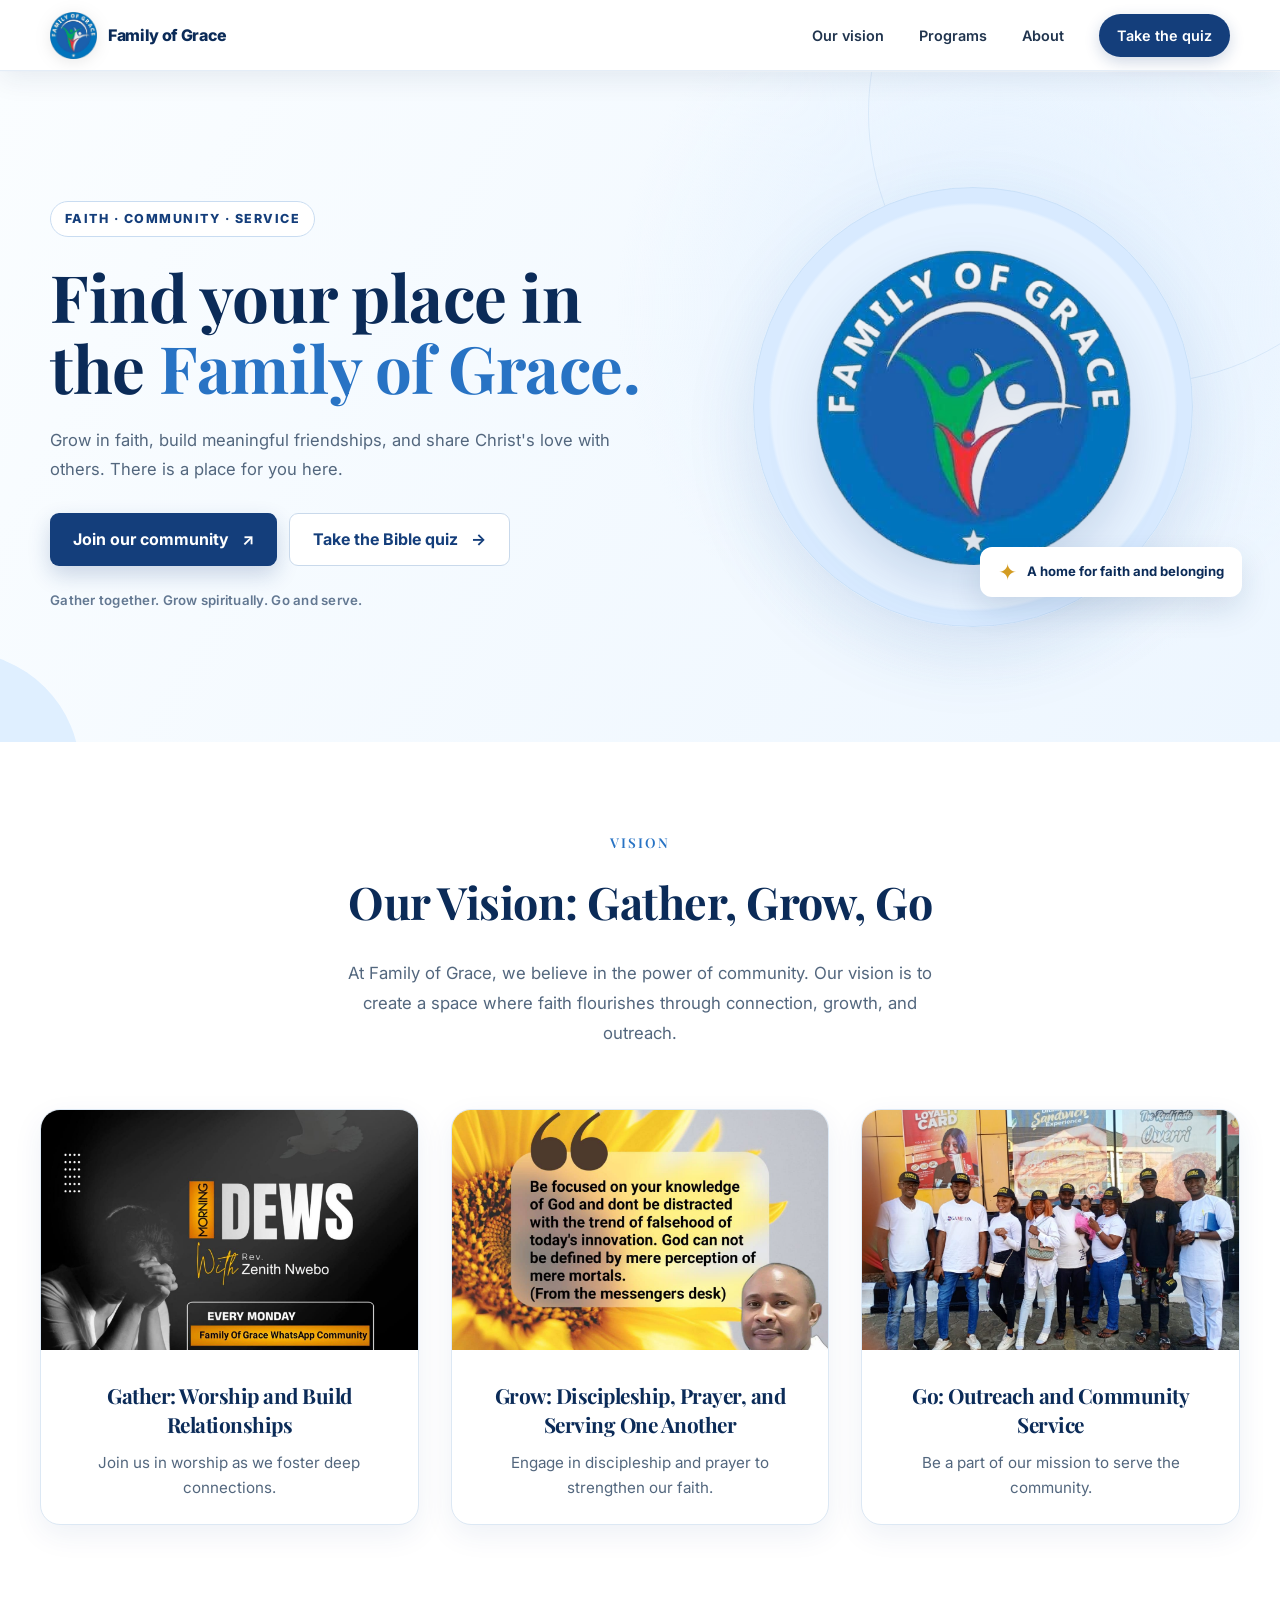
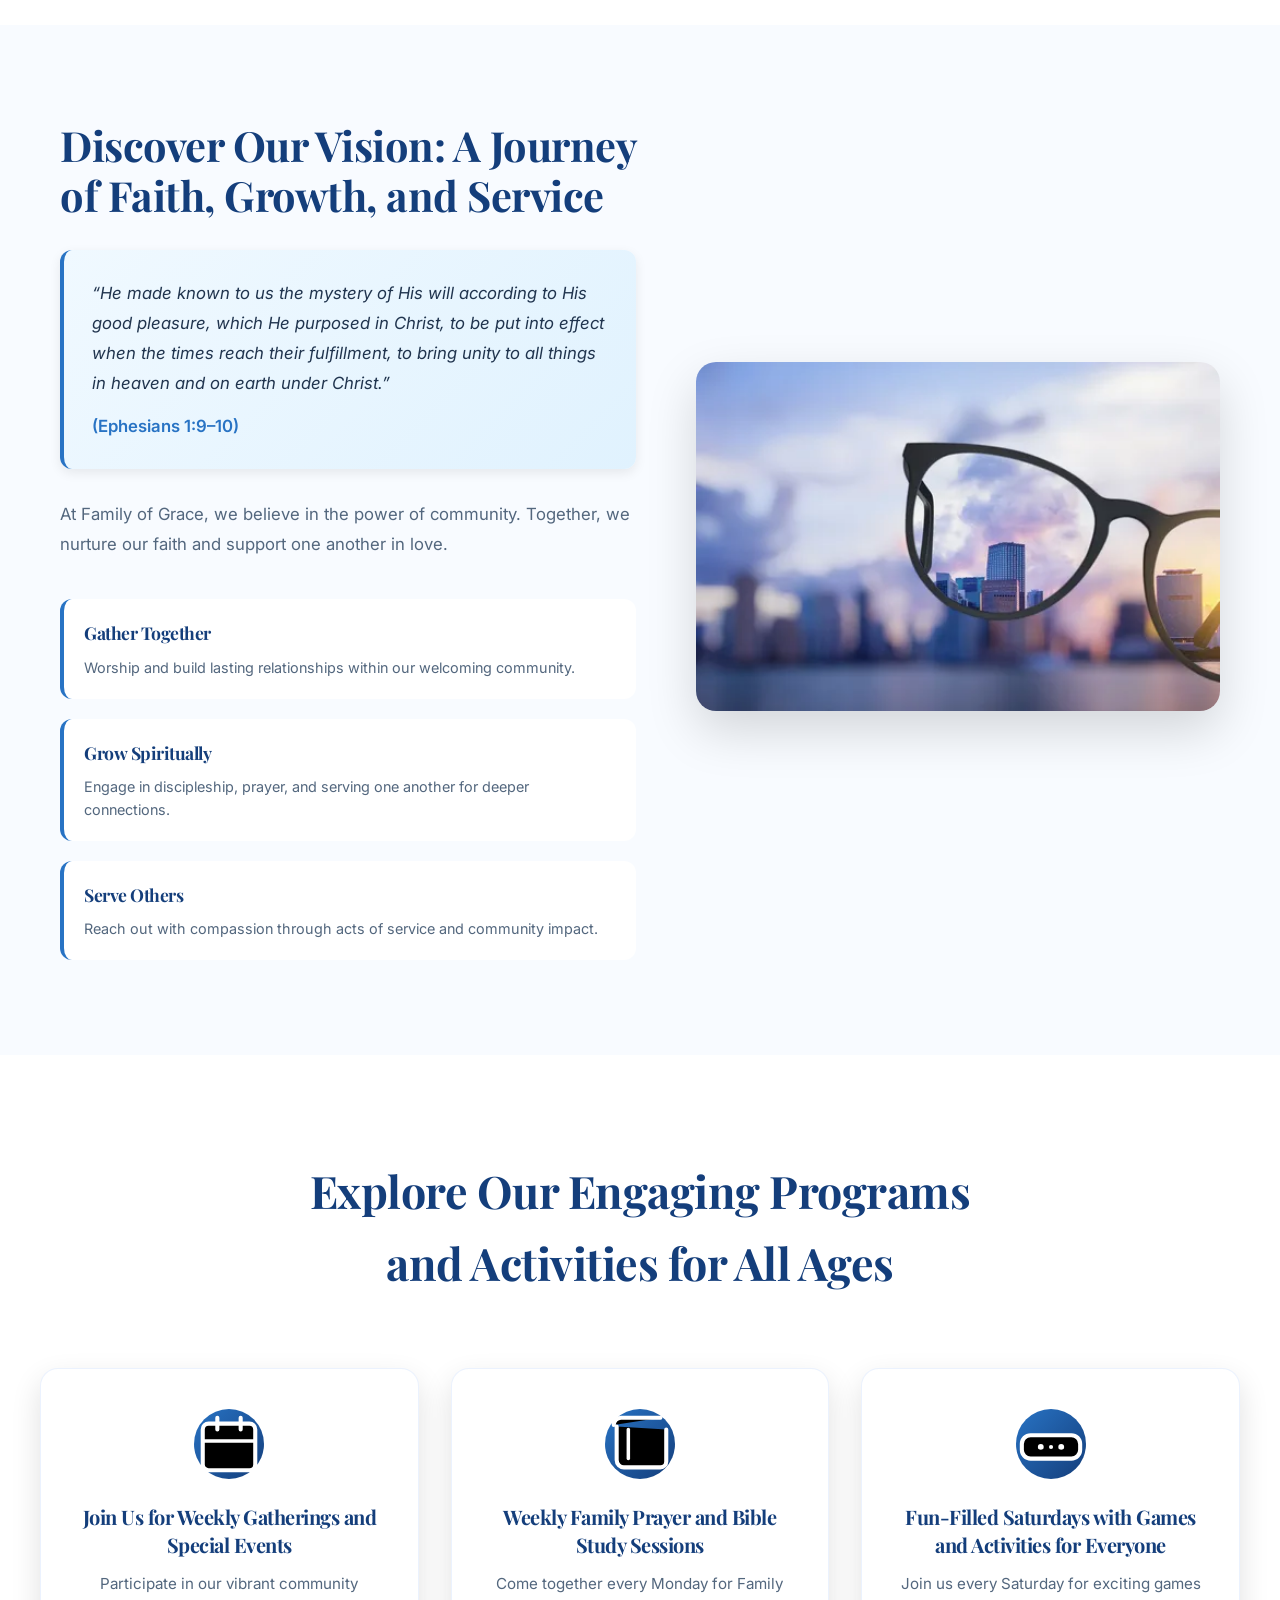
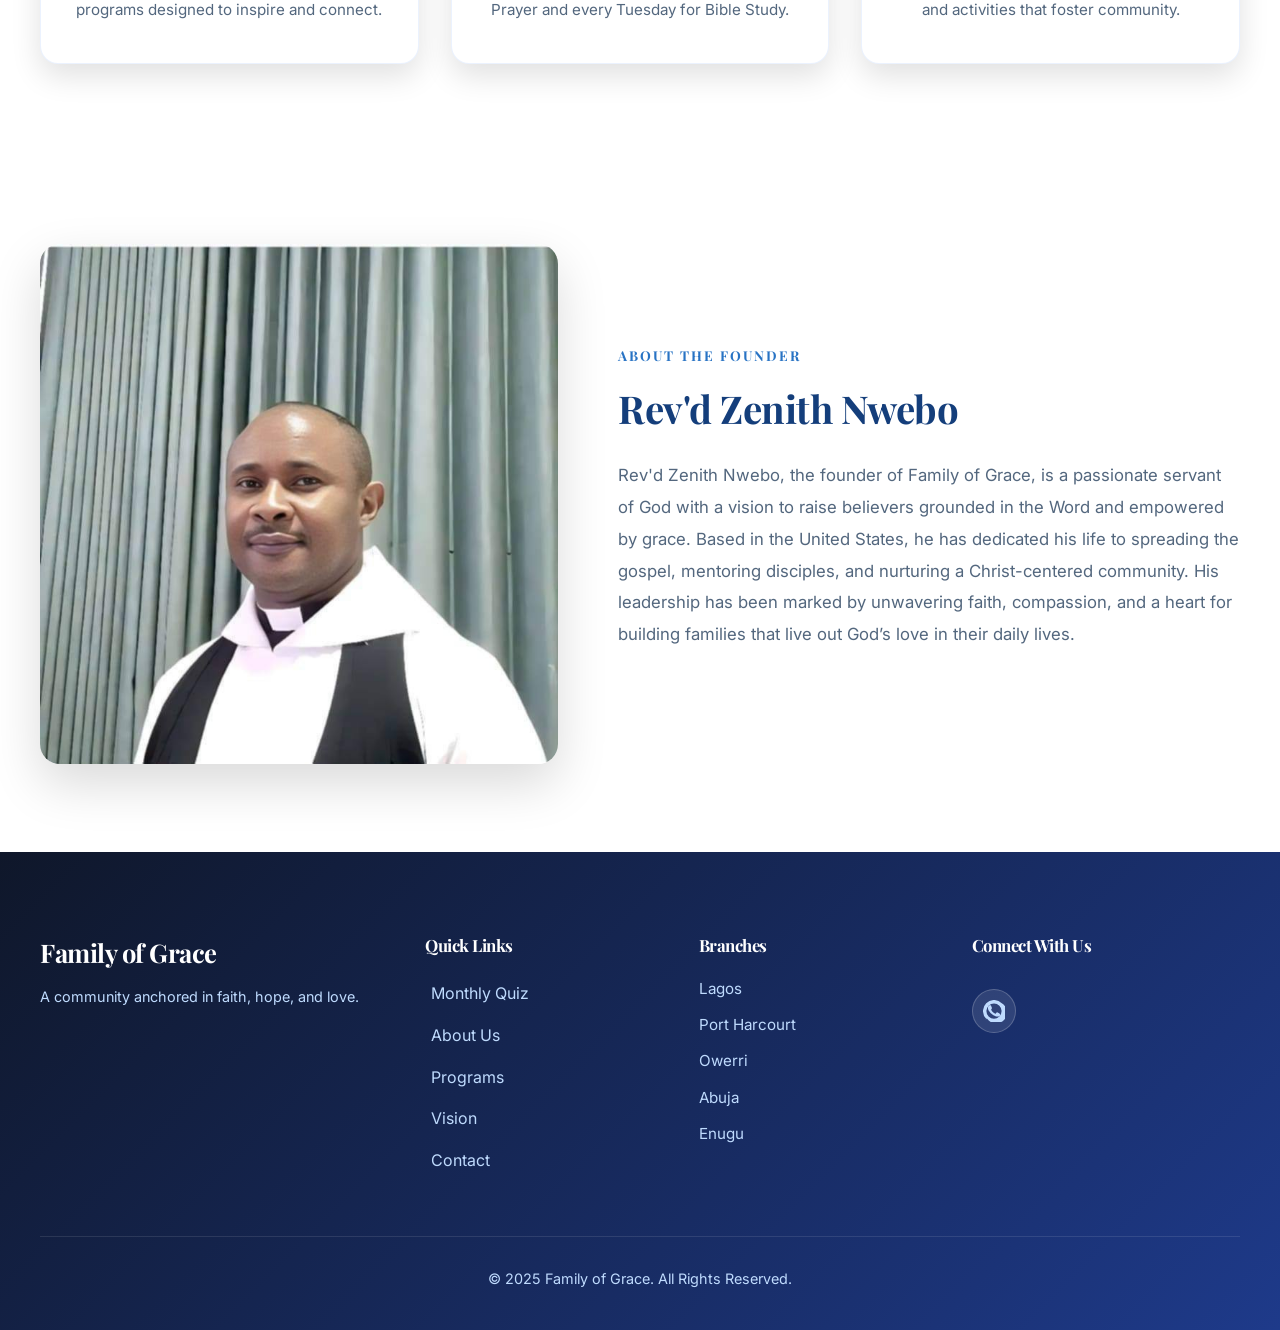
<file: index (2).html>
<!DOCTYPE html>
<html lang="en"> 
<head> 
  <meta charset="UTF-8"> 
  <meta name="viewport" content="width=device-width, initial-scale=1.0"> 
  <title>Family of Grace - Faith, Community, Service</title> 
  <link href="https://fonts.googleapis.com/css2?family=Playfair+Display:wght@600;700;800&family=Inter:wght@300;400;500;600;700&display=swap" rel="stylesheet">
  <style>
/* ============== MODERN RESET & BASE ============== */
:root {
  --primary: #1e40af;
  --primary-dark: #1e3a8a;
  --accent: #3b82f6;
  --accent-light: #60a5fa;
  --success: #10b981;
  --soft: #f0f9ff;
  --dark: #0f172a;
  --text: #1e293b;
  --muted: #64748b;
  --shadow-sm: 0 4px 12px rgba(0,0,0,.08);
  --shadow-md: 0 12px 30px rgba(0,0,0,.12);
  --shadow-lg: 0 20px 50px rgba(0,0,0,.15);
  --transition: all 0.4s cubic-bezier(0.23, 1, 0.32, 1);
}

* {
  margin: 0;
  padding: 0;
  box-sizing: border-box;
}

html {
  scroll-behavior: smooth;
}

body {
  font-family: 'Inter', system-ui, -apple-system, sans-serif;
  color: var(--text);
  background: linear-gradient(180deg, #ffffff 0%, #f0f9ff 100%);
  line-height: 1.6;
  overflow-x: hidden;
}

h1, h2, h3, h4, h5, h6 {
  font-family: 'Playfair Display', serif;
  font-weight: 700;
  letter-spacing: -0.5px;
}

a {
  text-decoration: none;
  color: inherit;
}

/* ============== NAVBAR - PROFESSIONAL ============== */
.navbar {
  position: fixed;
  top: 0;
  left: 0;
  right: 0;
  z-index: 999;
  background: rgba(255, 255, 255, 0.95);
  backdrop-filter: blur(12px);
  box-shadow: var(--shadow-sm);
  transition: var(--transition);
  padding: 16px 20px;
}

.navbar.scrolled {
  background: rgba(255, 255, 255, 0.98);
  box-shadow: var(--shadow-md);
  padding: 12px 20px;
}

.navbar::after {
  content: '';
  position: absolute;
  bottom: 0;
  left: 0;
  right: 0;
  height: 1px;
  background: linear-gradient(90deg, transparent, rgba(59, 130, 246, 0.2), transparent);
}

.navbar {
  display: flex;
  justify-content: space-between;
  align-items: center;
  max-width: 1200px;
  margin: 0 auto;
}

.logo img {
  width: 48px;
  height: 48px;
  object-fit: contain;
  filter: drop-shadow(0 2px 8px rgba(0,0,0,.1));
  transition: var(--transition);
}

.logo:hover img {
  filter: drop-shadow(0 4px 12px rgba(30, 64, 175, 0.3));
  transform: scale(1.05);
}

.nav-links {
  display: flex;
  gap: 40px;
  align-items: center;
}

.nav-links a {
  font-weight: 600;
  color: var(--text);
  position: relative;
  transition: var(--transition);
  font-size: 0.95rem;
}

.nav-links a::before {
  content: '';
  position: absolute;
  bottom: -6px;
  left: 0;
  width: 0;
  height: 2.5px;
  background: linear-gradient(90deg, var(--accent), var(--accent-light));
  transition: width 0.4s ease;
  border-radius: 2px;
}

.nav-links a:hover {
  color: var(--accent);
}

.nav-links a:hover::before {
  width: 100%;
}

/* ============== MAIN CONTAINER ============== */
.main-cotainer {
  padding-top: 70px;
}

/* ============== HERO SECTION ============== */
.hero {
  display: grid;
  grid-template-columns: 1.2fr 1fr;
  gap: 60px;
  align-items: center;
  padding: 80px 20px;
  max-width: 1200px;
  margin: 0 auto;
  animation: slideUpFade 0.8s ease-out;
}

@keyframes slideUpFade {
  from {
    opacity: 0;
    transform: translateY(40px);
  }
  to {
    opacity: 1;
    transform: translateY(0);
  }
}

.hero-content h4 {
  font-size: 3.5rem;
  line-height: 1.1;
  color: var(--primary);
  margin-bottom: 20px;
  animation: slideUpFade 0.8s ease-out 0.1s both;
}

.hero-content p {
  font-size: 1.1rem;
  color: var(--muted);
  max-width: 480px;
  line-height: 1.8;
  margin-bottom: 30px;
  animation: slideUpFade 0.8s ease-out 0.2s both;
}

.btn-group {
  animation: slideUpFade 0.8s ease-out 0.3s both;
}

.btn {
  padding: 14px 32px;
  border: none;
  border-radius: 30px;
  font-weight: 600;
  cursor: pointer;
  transition: var(--transition);
  position: relative;
  overflow: hidden;
  font-size: 0.95rem;
}

.btn.primary {
  background: linear-gradient(135deg, var(--primary) 0%, var(--accent) 100%);
  color: white;
  box-shadow: 0 12px 30px rgba(30, 64, 175, 0.3);
}

.btn.primary:hover {
  transform: translateY(-3px);
  box-shadow: 0 18px 45px rgba(30, 64, 175, 0.4);
}

.btn::before {
  content: '';
  position: absolute;
  top: 0;
  left: -100%;
  width: 100%;
  height: 100%;
  background: rgba(255, 255, 255, 0.2);
  transition: left 0.5s ease;
}

.btn:hover::before {
  left: 100%;
}

.hero-image {
  animation: slideUpFade 0.8s ease-out 0.4s both;
}

.hero-image img {
  width: 100%;
  max-width: 380px;
  filter: drop-shadow(0 20px 40px rgba(30, 64, 175, 0.2));
  transition: var(--transition);
}

.hero-image:hover img {
  transform: scale(1.05) translateY(-8px);
  filter: drop-shadow(0 30px 60px rgba(30, 64, 175, 0.3));
}

/* ============== VISION SECTION ============== */
.vision-section {
  padding: 100px 20px;
  background: linear-gradient(180deg, #ffffff 0%, #f0f9ff 100%);
  text-align: center;
}

.vision-section h4 {
  color: var(--accent);
  font-size: 0.85rem;
  letter-spacing: 2px;
  text-transform: uppercase;
  font-weight: 600;
  margin-bottom: 12px;
}

.vision-section h2 {
  font-size: 2.8rem;
  color: var(--primary);
  margin-bottom: 20px;
  max-width: 700px;
  margin-left: auto;
  margin-right: auto;
}

.vision-section > p {
  font-size: 1.05rem;
  color: var(--muted);
  max-width: 600px;
  margin: 0 auto 60px;
  line-height: 1.8;
}

.vision-grid {
  display: grid;
  grid-template-columns: repeat(auto-fit, minmax(300px, 1fr));
  gap: 32px;
  max-width: 1200px;
  margin: 0 auto;
}

.vision-card {
  background: white;
  border-radius: 20px;
  overflow: hidden;
  box-shadow: var(--shadow-md);
  transition: var(--transition);
  animation: slideUpFade 0.8s ease-out;
  border: 1px solid rgba(59, 130, 246, 0.1);
}

.vision-card:hover {
  transform: translateY(-12px);
  box-shadow: var(--shadow-lg);
  border-color: rgba(59, 130, 246, 0.3);
}

.vision-card img {
  width: 100%;
  height: 240px;
  object-fit: cover;
  transition: var(--transition);
}

.vision-card:hover img {
  transform: scale(1.08);
}

.vision-card h3 {
  font-size: 1.3rem;
  color: var(--primary);
  padding: 24px 20px 12px;
  line-height: 1.4;
}

.vision-card p {
  color: var(--muted);
  padding: 0 20px 24px;
  font-size: 0.95rem;
  line-height: 1.6;
}

/* ============== VISION CONTAINER ============== */
.vision-container {
  display: grid;
  grid-template-columns: 1.1fr 1fr;
  gap: 60px;
  align-items: center;
  padding: 80px 20px;
  max-width: 1200px;
  margin: 0 auto;
}

.vision-text h2 {
  font-size: 2.6rem;
  color: var(--primary);
  margin-bottom: 30px;
  line-height: 1.2;
}

.bible-quote {
  background: linear-gradient(135deg, #f0f9ff 0%, #e0f2fe 100%);
  border-left: 4px solid var(--accent);
  padding: 28px;
  border-radius: 12px;
  font-size: 1.05rem;
  color: var(--text);
  font-style: italic;
  line-height: 1.8;
  margin: 30px 0;
  box-shadow: var(--shadow-sm);
}

.bible-quote span {
  display: block;
  margin-top: 12px;
  font-weight: 600;
  color: var(--accent);
  font-style: normal;
}

.vision-text > p {
  color: var(--muted);
  font-size: 1.05rem;
  line-height: 1.8;
  margin: 20px 0 40px;
}

.vision-points {
  display: grid;
  gap: 20px;
}

.vision-points > div {
  padding: 20px;
  background: white;
  border-radius: 12px;
  border-left: 4px solid var(--accent);
  transition: var(--transition);
}

.vision-points > div:hover {
  box-shadow: var(--shadow-md);
  transform: translateX(8px);
}

.vision-points h4 {
  color: var(--primary);
  margin-bottom: 8px;
  font-size: 1.1rem;
}

.vision-points p {
  color: var(--muted);
  font-size: 0.9rem;
  line-height: 1.6;
}

.vision-image img {
  width: 100%;
  border-radius: 20px;
  box-shadow: var(--shadow-lg);
  transition: var(--transition);
}

.vision-image:hover img {
  transform: scale(1.02);
}

/* ============== PROGRAMS SECTION ============== */
.programs-section {
  padding: 100px 20px;
  background: linear-gradient(135deg, #ffffff 0%, #f0f9ff 100%);
}

.wrap {
  max-width: 1200px;
  margin: 0 auto;
}

.programs-title {
  font-size: 2.8rem;
  color: var(--primary);
  text-align: center;
  margin-bottom: 70px;
  max-width: 700px;
  margin-left: auto;
  margin-right: auto;
}

.top-cards {
  display: grid;
  grid-template-columns: repeat(auto-fit, minmax(320px, 1fr));
  gap: 32px;
}

.icon-card {
  background: white;
  padding: 40px 28px;
  border-radius: 18px;
  text-align: center;
  box-shadow: var(--shadow-md);
  transition: var(--transition);
  border: 1px solid rgba(59, 130, 246, 0.1);
  animation: slideUpFade 0.8s ease-out;
}

.icon-card:hover {
  transform: translateY(-12px);
  box-shadow: var(--shadow-lg);
  border-color: rgba(59, 130, 246, 0.3);
  background: linear-gradient(135deg, #ffffff 0%, #f0f9ff 50%);
}

.icon-circle {
  width: 70px;
  height: 70px;
  margin: 0 auto 24px;
  background: linear-gradient(135deg, var(--accent), var(--primary));
  border-radius: 50%;
  display: flex;
  align-items: center;
  justify-content: center;
  color: white;
  transition: var(--transition);
}

.icon-card:hover .icon-circle {
  transform: scale(1.1) rotate(5deg);
  box-shadow: 0 12px 30px rgba(59, 130, 246, 0.3);
}

.icon-card svg {
  width: 100%;
  height: 100%;
}

.card-title {
  font-size: 1.25rem;
  color: var(--primary);
  margin-bottom: 12px;
  line-height: 1.4;
}

.card-text {
  color: var(--muted);
  font-size: 0.95rem;
  line-height: 1.7;
}

/* ============== FOUNDER SECTION ============== */
.founder-section {
  padding: 80px 20px;
  background: white;
}

.founder-container {
  display: grid;
  grid-template-columns: 1fr 1.2fr;
  gap: 60px;
  align-items: center;
  max-width: 1200px;
  margin: 0 auto;
}

.founder-image img {
  width: 100%;
  border-radius: 20px;
  box-shadow: var(--shadow-lg);
  transition: var(--transition);
}

.founder-image:hover img {
  transform: scale(1.03);
}

.founder-content h2 {
  color: var(--accent);
  font-size: 0.85rem;
  letter-spacing: 2px;
  text-transform: uppercase;
  margin-bottom: 12px;
}

.founder-content h3 {
  font-size: 2.4rem;
  color: var(--primary);
  margin-bottom: 20px;
}

.founder-content p {
  color: var(--muted);
  font-size: 1.05rem;
  line-height: 1.9;
  margin-bottom: 20px;
}

/* ============== FOOTER ============== */
.site-footer {
  background: linear-gradient(135deg, #0f172a 0%, #1e3a8a 100%);
  color: #e0f2fe;
  padding: 80px 20px 40px;
}

.footer-wrap {
  display: grid;
  grid-template-columns: 1.5fr 1fr 1fr 1.2fr;
  gap: 50px;
  max-width: 1200px;
  margin: 0 auto 50px;
}

.footer-brand h2 {
  color: white;
  font-size: 1.6rem;
  margin-bottom: 12px;
}

.footer-tagline {
  color: #bfdbfe;
  font-size: 0.9rem;
  line-height: 1.6;
  margin-bottom: 20px;
}

.footer-links h3,
.footer-branches h3,
.footer-social h3 {
  color: white;
  font-size: 1.05rem;
  margin-bottom: 18px;
  font-weight: 700;
}

.footer-links ul,
.footer-branches ul {
  list-style: none;
}

.footer-links ul li,
.footer-branches ul li {
  margin-bottom: 12px;
}

.footer-links a {
  color: #bfdbfe;
  transition: var(--transition);
  display: inline-flex;
  align-items: center;
  gap: 6px;
}

.footer-links a::before {
  content: '';
  width: 0;
  height: 2px;
  background: #60a5fa;
  transition: width 0.3s ease;
}

.footer-links a:hover {
  color: #60a5fa;
}

.footer-links a:hover::before {
  width: 8px;
}

.footer-branches ul li {
  color: #bfdbfe;
  font-size: 0.95rem;
}

.social-icon {
  display: inline-flex;
  width: 44px;
  height: 44px;
  align-items: center;
  justify-content: center;
  border-radius: 50%;
  background: rgba(255, 255, 255, 0.1);
  color: #bfdbfe;
  transition: var(--transition);
  margin-right: 12px;
  margin-top: 12px;
  border: 1px solid rgba(255, 255, 255, 0.2);
}

.social-icon:hover {
  background: #3b82f6;
  color: white;
  transform: translateY(-4px);
  border-color: #3b82f6;
  box-shadow: 0 8px 20px rgba(59, 130, 246, 0.3);
}

.footer-bottom {
  border-top: 1px solid rgba(255, 255, 255, 0.1);
  padding-top: 30px;
  text-align: center;
  color: #bfdbfe;
  font-size: 0.9rem;
  max-width: 1200px;
  margin: 0 auto;
}

/* ============== RESPONSIVE DESIGN ============== */
@media (max-width: 1100px) {
  .hero {
    grid-template-columns: 1fr;
    gap: 40px;
    padding: 60px 20px;
  }
  
  .hero-content h4 {
    font-size: 2.8rem;
  }
  
  .hero-image {
    order: -1;
  }
  
  .vision-container {
    grid-template-columns: 1fr;
    gap: 40px;
    padding: 60px 20px;
  }
  
  .founder-container {
    grid-template-columns: 1fr;
    gap: 40px;
  }
  
  .event-container {
    grid-template-columns: 1fr;
    gap: 40px;
  }
  
  .footer-wrap {
    grid-template-columns: 1fr 1fr;
    gap: 40px;
  }
}

@media (max-width: 900px) {
  .nav-links {
    gap: 24px;
  }
  
  .hero {
    padding: 50px 16px;
  }
  
  .hero-content h4 {
    font-size: 2.2rem;
  }
  
  .vision-section {
    padding: 60px 16px;
  }
  
  .vision-section h2 {
    font-size: 2.2rem;
  }
  
  .vision-grid {
    gap: 24px;
  }
  
  .programs-section {
    padding: 60px 16px;
  }
  
  .programs-title {
    font-size: 2.2rem;
    margin-bottom: 50px;
  }
  
  .top-cards {
    gap: 24px;
  }
  
  .event-section {
    padding: 60px 16px;
  }
  
  .event-header h2 {
    font-size: 2.2rem;
  }
  
  .founder-section {
    padding: 60px 16px;
  }
  
  .founder-content h3 {
    font-size: 1.8rem;
  }
}

@media (max-width: 700px) {
  .navbar {
    padding: 12px 16px;
  }
  
  .logo img {
    width: 40px;
  }
  
  .nav-links {
    gap: 16px;
    font-size: 0.85rem;
  }
  
  .main-cotainer {
    padding-top: 60px;
  }
  
  .hero {
    padding: 40px 16px;
    gap: 24px;
  }
  
  .hero-content h4 {
    font-size: 1.8rem;
    line-height: 1.2;
  }
  
  .hero-content p {
    font-size: 1rem;
  }
  
  .btn {
    padding: 12px 24px;
    font-size: 0.9rem;
  }
  
  .vision-section {
    padding: 50px 16px;
  }
  
  .vision-section h2 {
    font-size: 1.8rem;
  }
  
  .vision-section > p {
    font-size: 0.95rem;
    margin-bottom: 40px;
  }
  
  .vision-card img {
    height: 200px;
  }
  
  .vision-text h2 {
    font-size: 1.8rem;
    margin-bottom: 20px;
  }
  
  .bible-quote {
    padding: 20px;
    font-size: 0.95rem;
  }
  
  .programs-title {
    font-size: 1.8rem;
    margin-bottom: 40px;
  }
  
  .icon-card {
    padding: 28px 20px;
  }
  
  .icon-circle {
    width: 60px;
    height: 60px;
  }
  
  .event-section {
    padding: 50px 16px;
  }
  
  .event-header h2 {
    font-size: 1.8rem;
    margin-bottom: 20px;
  }
  
  .event-detail-item {
    padding: 18px;
    gap: 16px;
  }
  
  .detail-icon {
    width: 60px;
    height: 60px;
  }
  
  .detail-text {
    font-size: 1rem;
  }
  
  .founder-content h3 {
    font-size: 1.5rem;
  }
  
  .site-footer {
    padding: 60px 16px 30px;
  }
  
  .footer-wrap {
    grid-template-columns: 1fr;
    gap: 32px;
  }
}

@media (max-width: 520px) {
  .navbar {
    padding: 10px 12px;
  }
  
  .logo img {
    width: 36px;
  }
  
  .nav-links {
    gap: 12px;
    font-size: 0.8rem;
  }
  
  .main-cotainer {
    padding-top: 50px;
  }
  
  .hero {
    padding: 30px 12px;
  }
  
  .hero-content h4 {
    font-size: 1.4rem;
  }
  
  .hero-content p {
    font-size: 0.9rem;
  }
  
  .btn {
    padding: 10px 20px;
    font-size: 0.85rem;
  }
  
  .vision-section {
    padding: 40px 12px;
  }
  
  .vision-section h2 {
    font-size: 1.4rem;
  }
  
  .vision-grid {
    grid-template-columns: 1fr;
  }
  
  .vision-container {
    padding: 40px 12px;
  }
  
  .vision-text h2 {
    font-size: 1.4rem;
  }
  
  .programs-section {
    padding: 40px 12px;
  }
  
  .programs-title {
    font-size: 1.4rem;
  }
  
  .top-cards {
    grid-template-columns: 1fr;
  }
  
  .event-section {
    padding: 40px 12px;
  }
  
  .event-header h2 {
    font-size: 1.4rem;
  }
  
  .event-container {
    grid-template-columns: 1fr;
  }
  
  .event-detail-item {
    padding: 14px;
    gap: 12px;
  }
  
  .detail-icon {
    width: 50px;
    height: 50px;
  }
  
  .detail-content h4 {
    font-size: 0.8rem;
  }
  
  .detail-text {
    font-size: 0.9rem;
  }
  
  .founder-section {
    padding: 40px 12px;
  }
  
  .founder-content h3 {
    font-size: 1.2rem;
  }
  
  .founder-content p {
    font-size: 0.9rem;
  }
  
  .site-footer {
    padding: 40px 12px 20px;
  }
  
  .footer-brand h2 {
    font-size: 1.2rem;
  }
}

/* ============== SCROLL PROGRESS BAR ============== */
.scroll-progress {
  position: fixed;
  top: 0;
  left: 0;
  height: 3.5px;
  background: linear-gradient(90deg, var(--accent), var(--primary));
  width: 0%;
  z-index: 1000;
  transition: width 0.1s ease;
  box-shadow: 0 0 12px rgba(59, 130, 246, 0.5);
}

/* ============== SCROLL ANIMATION CLASSES ============== */
.scroll-fade-in {
  opacity: 0;
  transform: translateY(30px);
  transition: all 0.6s cubic-bezier(0.23, 1, 0.32, 1);
}

.scroll-fade-in.active {
  opacity: 1;
  transform: translateY(0);
}

.scroll-scale-in {
  opacity: 0;
  transform: scale(0.9);
  transition: all 0.6s ease-out;
}

.scroll-scale-in.active {
  opacity: 1;
  transform: scale(1);
}

.scroll-slide-left {
  opacity: 0;
  transform: translateX(-50px);
  transition: all 0.6s cubic-bezier(0.23, 1, 0.32, 1);
}

.scroll-slide-left.active {
  opacity: 1;
  transform: translateX(0);
}

.scroll-slide-right {
  opacity: 0;
  transform: translateX(50px);
  transition: all 0.6s cubic-bezier(0.23, 1, 0.32, 1);
}

.scroll-slide-right.active {
  opacity: 1;
  transform: translateX(0);
}

/* ============== STAGGER ANIMATION ============== */
.stagger-item {
  opacity: 0;
  transform: translateY(20px);
  transition: all 0.6s cubic-bezier(0.23, 1, 0.32, 1);
}

.stagger-item.active {
  opacity: 1;
  transform: translateY(0);
}

.stagger-item:nth-child(2) {
  transition-delay: 0.1s;
}

.stagger-item:nth-child(3) {
  transition-delay: 0.2s;
}

.stagger-item:nth-child(4) {
  transition-delay: 0.3s;
}

.stagger-item:nth-child(5) {
  transition-delay: 0.4s;
}

/* ============== EVENT SECTION ============== */
.event-section {
  padding: 100px 20px;
  background: linear-gradient(135deg, #f0f9ff 0%, #ffffff 100%);
}

.event-wrap {
  max-width: 1200px;
  margin: 0 auto;
}

.event-header {
  text-align: center;
  margin-bottom: 70px;
}

.event-badge {
  display: inline-block;
  background: linear-gradient(135deg, #c084fc 0%, #a855f7 100%);
  color: white;
  padding: 8px 20px;
  border-radius: 50px;
  font-size: 0.85rem;
  font-weight: 700;
  letter-spacing: 1px;
  text-transform: uppercase;
  margin-bottom: 20px;
  box-shadow: 0 8px 20px rgba(168, 85, 247, 0.3);
}

.event-header h2 {
  font-size: 3rem;
  color: var(--primary);
  margin-bottom: 20px;
  line-height: 1.2;
}

.event-tagline {
  font-size: 1.15rem;
  color: var(--muted);
  max-width: 700px;
  margin: 0 auto;
  line-height: 1.8;
}

.event-tagline .highlight-love {
  color: #ec4899;
  font-weight: 700;
}

.event-container {
  display: grid;
  grid-template-columns: 1fr 1.1fr;
  gap: 60px;
  align-items: center;
  animation: slideUpFade 0.8s ease-out;
}

.event-details {
  display: grid;
  gap: 28px;
}

.event-detail-item {
  display: flex;
  gap: 24px;
  padding: 24px;
  background: white;
  border-radius: 16px;
  box-shadow: var(--shadow-md);
  transition: var(--transition);
  border: 1px solid rgba(59, 130, 246, 0.1);
  animation: slideUpFade 0.8s ease-out;
}

.event-detail-item:hover {
  transform: translateY(-8px);
  box-shadow: var(--shadow-lg);
  border-color: rgba(59, 130, 246, 0.3);
  background: linear-gradient(135deg, #ffffff 0%, #f0f9ff 100%);
}

.detail-icon {
  width: 70px;
  height: 70px;
  border-radius: 12px;
  display: flex;
  align-items: center;
  justify-content: center;
  color: white;
  flex-shrink: 0;
  transition: var(--transition);
}

.detail-icon.calendar-icon {
  background: linear-gradient(135deg, #3b82f6 0%, #1e40af 100%);
}

.detail-icon.outreach-icon {
  background: linear-gradient(135deg, #f97316 0%, #ea580c 100%);
}

.detail-icon.visitation-icon {
  background: linear-gradient(135deg, #a855f7 0%, #7c3aed 100%);
}

.event-detail-item:hover .detail-icon {
  transform: scale(1.1) rotate(-5deg);
}

.detail-icon svg {
  width: 100%;
  height: 100%;
}

.detail-content h4 {
  font-size: 0.9rem;
  color: var(--accent);
  text-transform: uppercase;
  letter-spacing: 1.2px;
  margin-bottom: 6px;
  font-weight: 700;
}

.detail-text {
  font-size: 1.2rem;
  color: var(--primary);
  font-weight: 700;
  line-height: 1.4;
}

.event-image-section {
  animation: slideUpFade 0.8s ease-out 0.2s both;
}

.event-image {
  width: 100%;
  border-radius: 20px;
  box-shadow: var(--shadow-lg);
  transition: var(--transition);
  object-fit: cover;
}

.event-image:hover {
  transform: scale(1.03);
  box-shadow: 0 30px 60px rgba(30, 64, 175, 0.25);
}

/* ============== SCROLL INDICATOR ============== */
.scroll-indicator {
  position: fixed;
  right: 20px;
  bottom: 20px;
  width: 50px;
  height: 50px;
  background: linear-gradient(135deg, var(--accent), var(--primary));
  border-radius: 50%;
  display: flex;
  align-items: center;
  justify-content: center;
  cursor: pointer;
  opacity: 0;
  visibility: hidden;
  transition: all 0.4s ease;
  z-index: 998;
  box-shadow: 0 8px 24px rgba(30, 64, 175, 0.3);
  color: white;
  font-weight: 700;
  font-size: 1.2rem;
}

.scroll-indicator.show {
  opacity: 1;
  visibility: visible;
}

.scroll-indicator:hover {
  transform: translateY(-5px) scale(1.1);
  box-shadow: 0 12px 36px rgba(30, 64, 175, 0.4);
}

  </style>
  <link rel="stylesheet" href="landing-refresh.css">
</head> 
<body> 
  <div class="scroll-progress"></div>
  
  <div class="main-cotainer"> 
    
    <!-- Navigation --> 
    <nav class="navbar" aria-label="Main navigation"> 
      <a class="logo" href="family.html" aria-label="Family of Grace home"> 
        <img src="./photo_2025-09-03_01-35-31-removebg-preview.png" alt="Family of Grace Logo" width="40"> 
        <span>Family of Grace</span>
      </a> 
      <div class="nav-links"> 
        <a href="#vision">Our vision</a>
        <a href="#programs">Programs</a>
        <a href="about.html">About</a> 
        <a href="quiz.html" class="nav-quiz">Take the quiz</a> 
      </div> 
    </nav> 
    
    <!-- Hero Section --> 
    <section class="hero" id="home"> 
      <div class="hero-content"> 
        <span class="hero-eyebrow">Faith · Community · Service</span>
        <h1>Find your place in the <em>Family of Grace.</em></h1>
        <p>Grow in faith, build meaningful friendships, and share Christ's love with others. There is a place for you here.</p>
        <div class="hero-actions"> 
          <a class="hero-button hero-button-primary" href="https://chat.whatsapp.com/ELIBxmDYfW0EIw8CX6cTu6?mode=ems_copy_t">Join our community <span aria-hidden="true">↗</span></a>
          <a class="hero-button hero-button-secondary" href="quiz.html">Take the Bible quiz <span aria-hidden="true">→</span></a>
        </div>
        <p class="hero-footnote">Gather together. Grow spiritually. Go and serve.</p>
      </div> 
      <div class="hero-image" aria-label="Family of Grace emblem"> 
        <div class="hero-image-orbit">
          <img src="./photo_2025-09-03_01-35-31-removebg-preview.png" alt="Family of Grace emblem" width="280">
        </div>
        <div class="hero-image-caption"><span class="caption-mark" aria-hidden="true">✦</span><span>A home for faith and belonging</span></div>
      </div> 
    </section> 
    
    <!-- Vision Section --> 
    <section class="vision-section" id="vision"> 
      <h4>Vision</h4> 
      <h2>Our Vision: Gather, Grow, Go</h2> 
      <p> At Family of Grace, we believe in the power of community. Our vision is to create a space where faith flourishes through connection, growth, and outreach. </p> 
      <div class="vision-grid"> 
        <div class="vision-card"> 
          <img src="./photo_2025-09-04_03-55-16.jpg" alt="Gather - Worship and Build Relationships"> 
          <h3>Gather: Worship and Build Relationships</h3> 
          <p>Join us in worship as we foster deep connections.</p> 
        </div> 
        <div class="vision-card"> 
          <img src="./photo_2025-09-04_03-57-05.jpg" alt="Grow - Discipleship, Prayer, and Serving One Another"> 
          <h3>Grow: Discipleship, Prayer, and Serving One Another</h3> 
          <p>Engage in discipleship and prayer to strengthen our faith.</p> 
        </div> 
        <div class="vision-card pic"> 
          <img src="./one (2).jpg" alt="Go - Outreach and Community Service"> 
          <h3>Go: Outreach and Community Service</h3> 
          <p>Be a part of our mission to serve the community.</p> 
        </div> 
      </div> 
    </section> 

    <!-- Extended Vision --> 
    <section class="vision-container"> 
      <div class="vision-text"> 
        <h2>Discover Our Vision: A Journey of Faith, Growth, and Service</h2> 
        
        <blockquote class="bible-quote">
          “He made known to us the mystery of His will according to His good pleasure, 
          which He purposed in Christ, to be put into effect when the times reach their fulfillment,
          to bring unity to all things in heaven and on earth under Christ.”
          <span>(Ephesians 1:9–10)</span>
        </blockquote>
    
        <p>At Family of Grace, we believe in the power of community. Together, we nurture our faith and support one another in love.</p> 
    
        <div class="vision-points"> 
          <div> 
            <h4>Gather Together</h4> 
            <p>Worship and build lasting relationships within our welcoming community.</p> 
          </div> 
          <div> 
            <h4>Grow Spiritually</h4> 
            <p>Engage in discipleship, prayer, and serving one another for deeper connections.</p> 
          </div> 
          <div> 
            <h4>Serve Others</h4> 
            <p>Reach out with compassion through acts of service and community impact.</p> 
          </div> 
        </div> 
      </div> 
    
      <div class="vision-image"> 
        <img src="./i (4).webp" alt="Vision Image"> 
      </div> 
    </section>
    

    <!-- Programs Section --> 
    <section class="programs-section" aria-labelledby="programs-heading" id="programs"> 
      <div class="wrap"> 
        <h2 id="programs-heading" class="programs-title"> Explore Our Engaging Programs and Activities for All Ages </h2> 
        <div class="top-cards"> 
          <article class="icon-card"> 
            <div class="icon-circle" aria-hidden="true"> 
              <!-- calendar SVG --> 
              <svg width="28" height="28" viewBox="0 0 24 24"><rect x="3" y="5" width="18" height="16" rx="2" stroke="currentColor" stroke-width="1.4"/><path d="M16 3v4M8 3v4" stroke="currentColor" stroke-width="1.4" stroke-linecap="round"/><path d="M3 11h18" stroke="currentColor" stroke-width="1.2" stroke-linecap="round"/></svg> 
            </div> 
            <h3 class="card-title">Join Us for Weekly Gatherings and Special Events</h3> 
            <p class="card-text">Participate in our vibrant community programs designed to inspire and connect.</p> 
          </article> 
          <article class="icon-card"> 
            <div class="icon-circle" aria-hidden="true"> 
              <!-- book SVG --> 
              <svg width="28" height="28" viewBox="0 0 24 24"><path d="M3 5.5A2.5 2.5 0 0 1 5.5 3H19" stroke="currentColor" stroke-width="1.4" stroke-linecap="round"/><path d="M21 7v11a2 2 0 0 1-2 2H6.5A2.5 2.5 0 0 1 4 17.5V6" stroke="currentColor" stroke-width="1.4" stroke-linecap="round"/><path d="M8 7v10" stroke="currentColor" stroke-width="1.2" stroke-linecap="round"/></svg> 
            </div> 
            <h3 class="card-title">Weekly Family Prayer and Bible Study Sessions</h3> 
            <p class="card-text">Come together every Monday for Family Prayer and every Tuesday for Bible Study.</p> 
          </article> 
          <article class="icon-card"> 
            <div class="icon-circle" aria-hidden="true"> 
              <!-- gamepad SVG --> 
              <svg width="28" height="28" viewBox="0 0 24 24"><rect x="2" y="9" width="20" height="8" rx="3" stroke="currentColor" stroke-width="1.4"/><circle cx="8.5" cy="13" r="1" fill="currentColor"/><circle cx="15.5" cy="13" r="1" fill="currentColor"/><path d="M12 13h.01" stroke="currentColor" stroke-width="1.4" stroke-linecap="round"/></svg> 
            </div> 
            <h3 class="card-title">Fun-Filled Saturdays with Games and Activities for Everyone</h3> 
            <p class="card-text">Join us every Saturday for exciting games and activities that foster community.</p> 
          </article> 
        </div> 
      </div> 
    </section> 
    <!-- Founder Section --> 
    <section class="founder-section" id="about"> 
      <div class="founder-container"> 
        <div class="founder-image"> 
          <img src="./photo_2025-09-04_03-30-59.jpg" alt="Rev'd Zenith Nwebo"> 
        </div> 
        <div class="founder-content"> 
          <h2>About the Founder</h2> 
          <h3>Rev'd Zenith Nwebo</h3> 
          <p> Rev'd Zenith Nwebo, the founder of Family of Grace, is a passionate servant of God with a vision to raise believers grounded in the Word and empowered by grace. Based in the United States, he has dedicated his life to spreading the gospel, mentoring disciples, and nurturing a Christ-centered community. His leadership has been marked by unwavering faith, compassion, and a heart for building families that live out God’s love in their daily lives. </p> 
        </div> 
      </div> 
    </section> 

    <!-- Footer --> 
    <footer class="site-footer" id="contact"> 
      <div class="footer-wrap"> 
        <div class="footer-brand"> 
          <h2 class="footer-logo">Family of Grace</h2> 
          <p class="footer-tagline">A community anchored in faith, hope, and love.</p> 
        </div> 
        <div class="footer-links"> 
          <h3>Quick Links</h3> 
          <ul> 
            <li><a href="quiz.html">Monthly Quiz</a></li> 
            <li><a href="#about">About Us</a></li> 
            <li><a href="#programs">Programs</a></li> 
            <li><a href="#vision">Vision</a></li> 
            <li><a href="#contact">Contact</a></li> 
          </ul> 
        </div> 
        <div class="footer-branches"> 
          <h3>Branches</h3> 
          <ul> 
            <li>Lagos</li> 
            <li>Port Harcourt</li> 
            <li>Owerri</li> 
            <li>Abuja</li> 
            <li>Enugu</li> 
          </ul> 
        </div> 
        <div class="footer-social">
          <h3>Connect With Us</h3>
        
          <!-- Facebook -->
        
          <!-- WhatsApp -->
          <a href="https://chat.whatsapp.com/ELIBxmDYfW0EIw8CX6cTu6?mode=ems_copy_t" target="_blank" aria-label="WhatsApp" class="social-icon">
            <svg xmlns="http://www.w3.org/2000/svg" width="22" height="22" fill="currentColor" viewBox="0 0 24 24">
              <path d="M17.5 14.4c-.3-.2-1.7-.9-1.9-1s-.5-.2-.7.2-.8 1-1 1.2-.4.3-.7.1c-.3-.2-1.3-.5-2.5-1.7-.9-.9-1.5-2-1.7-2.3-.2-.3 0-.5.1-.7s.3-.4.4-.6c.1-.2.1-.3.2-.5.1-.2 0-.4 0-.6s-.7-1.7-.9-2.3c-.2-.6-.5-.5-.7-.5h-.6c-.2 0-.6.1-.9.4-.3.3-1.2 1.1-1.2 2.8s1.2 3.2 1.4 3.4c.2.2 2.4 3.6 5.8 5 .8.4 1.4.6 1.9.7.8.2 1.5.1 2.1.1.6-.1 1.7-.7 1.9-1.3s.2-1.2.2-1.3c0-.1-.2-.2-.5-.4z"/>
              <path d="M20.5 3.5A11.9 11.9 0 1 0 3.5 20.5l.3.3L2 22l2.2-1.8.3.3a11.9 11.9 0 1 0 16-17zM12 20.4a8.3 8.3 0 1 1 0-16.6 8.3 8.3 0 0 1 0 16.6z"/>
            </svg>
          </a>
        
          <!-- YouTube -->
        
          <!-- Instagram -->
        </div>
        
      </div> 
      <div class="footer-bottom"> 
        <p>&copy; 2025 Family of Grace. All Rights Reserved.</p> 
      </div> 
    </footer> 
  </div> 
  
  <script>
/* ============== NAVBAR SCROLL EFFECT ============== */
const navbar = document.querySelector('.navbar');
const scrollProgress = document.querySelector('.scroll-progress');
const scrollIndicator = document.querySelector('.scroll-indicator') || createScrollIndicator();
let lastScrollY = 0;

function createScrollIndicator() {
  const indicator = document.createElement('div');
  indicator.className = 'scroll-indicator';
  indicator.innerHTML = '↑';
  document.body.appendChild(indicator);
  indicator.addEventListener('click', () => {
    window.scrollTo({ top: 0, behavior: 'smooth' });
  });
  return indicator;
}

window.addEventListener('scroll', () => {
  const currentScrollY = window.scrollY;
  const windowHeight = document.documentElement.scrollHeight - window.innerHeight;
  const scrollProgress_percent = (currentScrollY / windowHeight) * 100;
  
  // Scroll progress bar
  if (scrollProgress) {
    scrollProgress.style.width = scrollProgress_percent + '%';
  }
  
  // Navbar effect
  if (currentScrollY > 50) {
    navbar.classList.add('scrolled');
  } else {
    navbar.classList.remove('scrolled');
  }
  
  // Scroll to top button
  if (currentScrollY > 300) {
    scrollIndicator.classList.add('show');
  } else {
    scrollIndicator.classList.remove('show');
  }
  
  // Trigger scroll animations
  triggerScrollAnimations();
  
  lastScrollY = currentScrollY;
}, { passive: true });

/* ============== SCROLL ANIMATION TRIGGER ============== */
function triggerScrollAnimations() {
  const elements = document.querySelectorAll('.scroll-fade-in, .scroll-scale-in, .scroll-slide-left, .scroll-slide-right, .stagger-item');
  
  elements.forEach(element => {
    const elementPosition = element.getBoundingClientRect().top;
    const screenPosition = window.innerHeight * 0.85;
    
    if (elementPosition < screenPosition) {
      element.classList.add('active');
    }
  });
}

/* ============== APPLY SCROLL ANIMATIONS TO ELEMENTS ============== */
function applyScrollAnimations() {
  // Vision cards
  document.querySelectorAll('.vision-card').forEach(card => {
    card.classList.add('scroll-fade-in', 'stagger-item');
  });
  
  // Program cards
  document.querySelectorAll('.icon-card').forEach((card, index) => {
    card.classList.add('scroll-fade-in');
    card.style.animationDelay = `${index * 0.15}s`;
  });
  
  // Hero content
  const heroContent = document.querySelector('.hero-content');
  if (heroContent) {
    heroContent.classList.add('scroll-slide-left');
  }
  
  // Hero image
  const heroImage = document.querySelector('.hero-image');
  if (heroImage) {
    heroImage.classList.add('scroll-slide-right');
  }
  
  // Vision text
  const visionText = document.querySelector('.vision-text');
  if (visionText) {
    visionText.classList.add('scroll-slide-left');
  }
  
  // Vision image
  const visionImage = document.querySelector('.vision-image');
  if (visionImage) {
    visionImage.classList.add('scroll-slide-right');
  }
  
  // Founder image
  const founderImage = document.querySelector('.founder-image');
  if (founderImage) {
    founderImage.classList.add('scroll-slide-left');
  }
  
  // Founder content
  const founderContent = document.querySelector('.founder-content');
  if (founderContent) {
    founderContent.classList.add('scroll-slide-right');
  }
}

// Apply animations on DOM load
if (document.readyState === 'loading') {
  document.addEventListener('DOMContentLoaded', applyScrollAnimations);
} else {
  applyScrollAnimations();
}

// Trigger animations on initial page load
window.addEventListener('load', () => {
  setTimeout(triggerScrollAnimations, 100);
});

/* ============== SCROLL REVEAL ANIMATION ============== */
const reveals = document.querySelectorAll('.reveal, .vision-card, .icon-card');
const revealObserver = new IntersectionObserver((entries) => {
  entries.forEach(entry => {
    if (entry.isIntersecting) {
      entry.target.classList.add('show');
      revealObserver.unobserve(entry.target);
    }
  });
}, { threshold: 0.15 });

reveals.forEach(element => {
  element.classList.add('reveal');
  revealObserver.observe(element);
});

/* ============== SMOOTH SCROLL FOR ANCHOR LINKS ============== */
document.querySelectorAll('a[href^="#"]').forEach(anchor => {
  anchor.addEventListener('click', function(e) {
    const href = this.getAttribute('href');
    if (href !== '#') {
      e.preventDefault();
      const target = document.querySelector(href);
      if (target) {
        target.scrollIntoView({ behavior: 'smooth', block: 'start' });
      }
    }
  });
});

/* ============== BUTTON RIPPLE EFFECT ============== */
document.querySelectorAll('.btn').forEach(button => {
  button.addEventListener('click', function(e) {
    const ripple = document.createElement('span');
    const rect = this.getBoundingClientRect();
    const size = Math.max(rect.width, rect.height);
    const x = e.clientX - rect.left - size / 2;
    const y = e.clientY - rect.top - size / 2;
    
    ripple.style.position = 'absolute';
    ripple.style.width = ripple.style.height = size + 'px';
    ripple.style.left = x + 'px';
    ripple.style.top = y + 'px';
    ripple.style.borderRadius = '50%';
    ripple.style.background = 'rgba(255,255,255,0.5)';
    ripple.style.pointerEvents = 'none';
    ripple.style.animation = 'ripple 0.6s ease-out';
    ripple.style.opacity = '1';
    
    this.style.position = 'relative';
    this.style.overflow = 'hidden';
    this.appendChild(ripple);
    
    setTimeout(() => ripple.remove(), 600);
  });
});

/* ============== ADD RIPPLE KEYFRAMES ============== */
const style = document.createElement('style');
style.textContent = `
  @keyframes ripple {
    to {
      transform: scale(4);
      opacity: 0;
    }
  }
`;
document.head.appendChild(style);

/* ============== CARD HOVER 3D EFFECT ============== */
document.addEventListener('mousemove', (e) => {
  const cards = document.querySelectorAll('.vision-card, .icon-card');
  
  cards.forEach(card => {
    const rect = card.getBoundingClientRect();
    const x = e.clientX - rect.left;
    const y = e.clientY - rect.top;
    
    const centerX = rect.width / 2;
    const centerY = rect.height / 2;
    
    const rotateX = (y - centerY) / 15;
    const rotateY = (centerX - x) / 15;
    
    card.style.transform = `perspective(1000px) rotateX(${rotateX}deg) rotateY(${rotateY}deg) scale(1.01)`;
  });
}, { passive: true });

document.addEventListener('mouseleave', () => {
  const cards = document.querySelectorAll('.vision-card, .icon-card');
  cards.forEach(card => {
    card.style.transform = 'perspective(1000px) rotateX(0) rotateY(0) scale(1)';
  });
});

/* ============== LAZY LOAD IMAGES ============== */
if ('IntersectionObserver' in window) {
  const imageObserver = new IntersectionObserver((entries) => {
    entries.forEach(entry => {
      if (entry.isIntersecting) {
        const img = entry.target;
        if (img.dataset.src) {
          img.src = img.dataset.src;
          img.classList.add('loaded');
        }
        imageObserver.unobserve(img);
      }
    });
  });
  
  document.querySelectorAll('img[data-src]').forEach(img => {
    imageObserver.observe(img);
  });
}

/* ============== PARALLAX EFFECT ============== */
window.addEventListener('scroll', () => {
  const parallaxElements = document.querySelectorAll('[data-parallax]');
  parallaxElements.forEach(el => {
    const scrollPosition = window.pageYOffset;
    const elementPosition = el.offsetTop;
    const distance = scrollPosition - elementPosition;
    el.style.transform = `translateY(${distance * 0.5}px)`;
  });
}, { passive: true });

  </script>
</body> 
</html>
</file>
<file: style.css>
/* Navbar */
.navbar {
  background-color: #070007;
  color: white;
  display: flex;
  justify-content: space-between;
  align-items: center;
  padding: 15px 30px;
}

.navbar .nav-links {
  display: flex;
  gap: 40px;
}

.navbar .nav-links a {
  color: white;
  text-decoration: none;
  font-size: 0.95rem;
  transition: color 0.3s;
}

.navbar .nav-links a:hover {
  color: #00b7a8;
}

/* Hero Section */
.hero {
  background-color: white;
  color: black;
  display: flex;
  justify-content: space-between;
  align-items: center;
  padding: 60px 40px;
  gap: 40px;
  min-height: 500px;
}

.hero-content {
  max-width: 550px;
}

.hero-content h4 {
  font-family: 'Gill Sans', 'Gill Sans MT', Calibri, 'Trebuchet MS', sans-serif;
  font-size: 48px;
  margin-bottom: 20px;
  line-height: 1.2;
}

.hero-content p {
  font-size: 1rem;
  line-height: 1.6;
  margin-bottom: 25px;
  color: black;
}

/* Buttons */
.btn-group {
  display: flex;
  gap: 15px;
}

.btn {
  padding: 10px 20px;
  border-radius: 8px;
  border: 1px solid white;
  background: transparent;
  color: white;
  cursor: pointer;
  transition: all 0.3s;
  font-size: 0.95rem;
}

.btn.primary {
  background-color: #007480;
  border: none;
}

.btn:hover {
  background-color: #00b7a8;
  border-color: #00b7a8;
}

/* Hero Image */
.hero-image img {
  max-width: 100%;
  height: auto;
}

body {
  font-family: Arial, Helvetica, sans-serif;
  margin: 0;
  padding: 0;
  line-height: 1.6;
  color: #000;
  background: #fff;
}

.vision-section {
  text-align: center;
  padding: 40px 20px;
}

.vision-section h4 {
  font-size: 14px;
  font-weight: bold;
  margin-bottom: 10px;
}

.vision-section h2 {
  font-size: 24px;
  font-weight: bold;
  margin: 5px 0 15px;
}

.vision-section p {
  font-size: 14px;
  max-width: 650px;
  margin: 0 auto 40px;
  color: #333;
}

.vision-grid {
  display: grid;
  grid-template-columns: repeat(auto-fit, minmax(250px, 1fr));
  gap: 20px;
  max-width: 1000px;
  margin: 0 auto;
}

.vision-card {
  text-align: center;
}

.vision-card img {
  width: 100%;
  height: auto;
  border-radius: 4px;
  margin-bottom: 15px;
}

.vision-card h3 {
  font-size: 16px;
  font-weight: bold;
  margin-bottom: 8px;
}

.vision-card p {
  font-size: 14px;
  color: #333;
  margin: 0;
}
.vision-container {
  display: flex;
  align-items: center;
  justify-content: center;
  gap: 30px;
  max-width: 1000px;
  margin: 50px auto;
  padding: 20px;
  background: #e5e5e5; /* match the screenshot grey */
}

.vision-text {
  flex: 1;
}

.vision-text h2 {
  font-size: 20px;
  font-weight: bold;
  margin-bottom: 15px;
}

.vision-text p {
  font-size: 14px;
  color: #333;
  margin-bottom: 20px;
}

.vision-points {
  display: flex;
  gap: 30px;
}

.vision-points div {
  flex: 1;
}

.vision-points h4 {
  font-size: 14px;
  font-weight: bold;
  margin-bottom: 5px;
}

.vision-points p {
  font-size: 13px;
  color: #333;
  margin: 0;
}

.vision-image {
  flex: 1;
}

.vision-image img {
  width: 100%;
  border-radius: 5px;
  display: block;
}

:root{
  --max-width: 1100px;
  --accent: #2b6cb0;    /* adjust to your brand */
  --muted: #6b7280;
  --text: #111827;
  --card-bg: #ffffff;
  --radius: 10px;
  --gap: 22px;
  --shadow: 0 6px 18px rgba(15,23,42,0.06);
  font-family: "Inter", system-ui, -apple-system, "Segoe UI", Roboto, "Helvetica Neue", Arial;
}

/* Section wrapper */
.programs-section {
  padding: 56px 20px;
  background: #ffffff;
  color: var(--text);
}

.programs-section .wrap {
  max-width: var(--max-width);
  margin: 0 auto;
}

/* Main heading */
.programs-title {
  text-align: center;
  font-size: 1.375rem; /* 22px-ish */
  font-weight: 600;
  margin: 0 0 28px;
  color: var(--text);
}

/* ========== Top icon cards ========== */
.top-cards{
  display: flex;
  gap: var(--gap);
  justify-content: center;
  margin-bottom: 36px;
}

.icon-card{
  width: 100%;
  max-width: 340px;
  background: var(--card-bg);
  border-radius: var(--radius);
  padding: 22px;
  text-align: left;
  box-shadow: var(--shadow);
  display: flex;
  flex-direction: column;
  gap: 12px;
}

.icon-circle{
  width: 56px;
  height: 56px;
  border-radius: 999px;
  display: grid;
  place-items: center;
  background: #f3f4f6;
  color: var(--accent);
  flex-shrink: 0;
}

/* Title + text */
.icon-card .card-title{
  font-size: 1.02rem;
  margin: 0;
  line-height: 1.25;
  font-weight: 700;
  color: var(--text);
}

.icon-card .card-text{
  margin: 0;
  color: var(--muted);
  font-size: 0.95rem;
  line-height: 1.45;
}

/* CTA link */
.icon-card .card-link{
  margin-top: auto;
  color: var(--accent);
  font-weight: 700;
  text-decoration: none;
  font-size: 0.95rem;
}

/* ========== Lead row ========== */
.lead-row{
  display: block;
  margin: 46px 0 26px;
  text-align: left;
}

.lead-title{
  margin: 0 0 8px;
  font-size: 1.125rem;
  font-weight: 700;
}

.lead-desc{
  margin: 0;
  color: var(--muted);
  font-size: 0.98rem;
  line-height: 1.5;
  max-width: 920px;
}

/* ========== Bottom image cards ========== */
.bottom-cards{
  display: flex;
  gap: var(--gap);
  margin-top: 18px;
  justify-content: center;
}

.img-card{
  width: 100%;
  max-width: 340px;
  background: var(--card-bg);
  border-radius: var(--radius);
  overflow: hidden;
  box-shadow: var(--shadow);
  text-align: left;
  display: flex;
  flex-direction: column;
}

.img-card img{
  display: block;
  width: 100%;
  height: 200px;
  object-fit: cover;
}

.img-title{
  margin: 14px 16px 6px;
  font-size: 1.03rem;
  font-weight: 700;
  color: var(--text);
}

.img-text{
  margin: 0 16px 14px;
  color: var(--muted);
  font-size: 0.95rem;
  line-height: 1.45;
}

.img-link{
  margin: 0 16px 18px;
  color: var(--accent);
  font-weight: 700;
  text-decoration: none;
}

/* Small screens: stack vertically */
@media (max-width: 920px) {
  .top-cards, .bottom-cards {
    flex-direction: column;
    align-items: stretch;
  }
  .icon-card, .img-card {
    max-width: 100%;
  }
  .lead-row {
    margin: 28px 0;
  }
}

/* Very small screens - tighten font sizes a bit */
@media (max-width: 420px) {
  .programs-title { font-size: 1.15rem; }
  .lead-title { font-size: 1rem; }
  .icon-card .card-title, .img-title { font-size: 1rem; }
}
.site-footer {
  background: #111827;
  color: #f9fafb;
  padding: 40px 20px 20px;
  font-family: "Inter", Arial, sans-serif;
}

.footer-wrap {
  display: grid;
  grid-template-columns: repeat(auto-fit, minmax(220px, 1fr));
  gap: 30px;
  max-width: 1100px;
  margin: 0 auto;
}

/* Brand */
.footer-logo {
  font-size: 1.4rem;
  font-weight: 700;
  margin: 0 0 8px;
  color: #f9fafb;
}

.footer-tagline {
  font-size: 0.95rem;
  color: #d1d5db;
  margin: 0;
}

/* Links */
.footer-links h3,
.footer-branches h3,
.footer-social h3 {
  font-size: 1rem;
  margin-bottom: 12px;
  color: #f9fafb;
}

.footer-links ul,
.footer-branches ul {
  list-style: none;
  padding: 0;
  margin: 0;
}

.footer-links li,
.footer-branches li {
  margin-bottom: 6px;
  font-size: 0.93rem;
}

.footer-links a {
  color: #d1d5db;
  text-decoration: none;
}

.footer-links a:hover {
  color: #ffffff;
  text-decoration: underline;
}

/* Social */
.footer-social {
  display: flex;
  flex-direction: column;
  gap: 10px;
}

.social-icon {
  display: inline-block;
  margin-right: 10px;
  color: #d1d5db;
  transition: color 0.3s;
}

.social-icon:hover {
  color: #ffffff;
}

/* Bottom bar */
.footer-bottom {
  margin-top: 30px;
  border-top: 1px solid #374151;
  text-align: center;
  padding-top: 12px;
  font-size: 0.85rem;
  color: #9ca3af;
}
/* Founder Section */
.founder-section {
  background-color: #f9fafb;
  padding: 80px 40px;
  color: #1f191f;
}

.founder-container {
  display: flex;
  align-items: center;
  justify-content: center;
  gap: 40px;
  max-width: 1100px;
  margin: 0 auto;
}

.founder-image img {
  width: 320px;
  height: auto;
  border-radius: 12px;
  box-shadow: 0px 4px 12px rgba(0, 0, 0, 0.15);
}

.founder-content {
  max-width: 600px;
}

.founder-content h2 {
  font-size: 2rem;
  margin-bottom: 10px;
  color: #007480;
}

.founder-content h3 {
  font-size: 1.5rem;
  margin-bottom: 20px;
  font-weight: 600;
}

.founder-content p {
  font-size: 1rem;
  line-height: 1.7;
  color: #374151;
}

/* Responsive */
@media (max-width: 768px) {
  .founder-container {
    flex-direction: column;
    text-align: center;
  }

  .founder-image img {
    width: 260px;
  }
}

.pic img{
  width: 100%;
  height: 330px;
  border-radius: 4px;
  margin-bottom: 15px;

}
</file>
<file: landing-refresh.css>
:root {
  --primary: #143e7b;
  --primary-dark: #0b2b58;
  --accent: #2873c4;
  --accent-light: #65a4e4;
  --soft: #f5f9fe;
  --dark: #10294a;
  --text: #20344e;
  --muted: #53677e;
}

body { background: #f8fbff; }
section[id] { scroll-margin-top: 95px; }

.navbar,
.navbar.scrolled {
  max-width: none;
  padding: 12px max(24px, calc((100vw - 1180px) / 2));
  background: rgba(255,255,255,.96);
  box-shadow: 0 8px 28px rgba(13,43,78,.08);
}
.navbar::after { background: #e4edf7; }
.logo { display: inline-flex; align-items: center; gap: 11px; font-weight: 800; color: var(--primary-dark); letter-spacing: -.02em; white-space: nowrap; }
.logo img { width: 47px; height: 47px; }
.nav-links { gap: clamp(16px, 2.8vw, 35px); }
.nav-links a { font-size: .9rem; }
.nav-links .nav-quiz { color: #fff; background: var(--primary); border-radius: 999px; padding: 10px 18px; box-shadow: 0 5px 15px rgba(20,62,123,.2); }
.nav-links .nav-quiz:hover { color: #fff; background: var(--primary-dark); }
.nav-links .nav-quiz::before { display: none; }

.main-cotainer { padding-top: 72px; }
.hero {
  max-width: none;
  min-height: 620px;
  grid-template-columns: minmax(0, 1.08fr) minmax(360px, .92fr);
  gap: clamp(32px, 5vw, 80px);
  padding: clamp(70px, 9vw, 125px) max(24px, calc((100vw - 1180px) / 2));
  position: relative;
  isolation: isolate;
  background: radial-gradient(circle at 78% 35%, #e2f0ff 0, transparent 35%), linear-gradient(120deg,#fafdff 0%,#edf6ff 100%);
  overflow: hidden;
}
.hero::before { content: ''; position: absolute; width: 540px; height: 540px; border: 1px solid rgba(43,115,195,.1); border-radius: 50%; right: -130px; top: -230px; z-index: -1; }
.hero::after { content: ''; position: absolute; width: 240px; height: 240px; background: #dfefff; border-radius: 50%; left: -160px; bottom: -150px; z-index: -1; }
.hero-content { position: relative; z-index: 1; }
.hero-eyebrow { display: inline-flex; border: 1px solid #c9dcf1; background: #fff; border-radius: 999px; color: var(--primary); padding: 7px 14px; font-size: .78rem; font-weight: 800; text-transform: uppercase; letter-spacing: .12em; margin-bottom: 24px; }
.hero-content h1 { font-size: clamp(3rem, 5.1vw, 5.5rem); line-height: 1.08; color: var(--primary-dark); max-width: 680px; margin-bottom: 24px; }
.hero-content h1 em { font-style: normal; color: var(--accent); }
.hero-content > p:not(.hero-footnote) { font-size: clamp(1rem, 1.3vw, 1.15rem); line-height: 1.75; color: var(--muted); max-width: 580px; margin-bottom: 28px; }
.hero-actions { display: flex; gap: 12px; flex-wrap: wrap; }
.hero-button { display: inline-flex; align-items: center; justify-content: center; gap: 13px; min-height: 51px; padding: 13px 23px; border-radius: 9px; font-weight: 700; transition: transform .2s, background .2s, box-shadow .2s; }
.hero-button:hover { transform: translateY(-2px); }
.hero-button-primary { color: white; background: var(--primary); box-shadow: 0 9px 22px rgba(20,62,123,.2); }
.hero-button-primary:hover { background: var(--primary-dark); }
.hero-button-secondary { color: var(--primary); background: white; border: 1px solid #c9d9eb; }
.hero-button-secondary:hover { background: #eff6ff; }
.hero-content .hero-footnote { margin: 23px 0 0; font-size: .83rem; font-weight: 600; color: #637892; letter-spacing: .02em; }

.hero-image { display: grid; place-items: center; position: relative; min-height: 410px; }
.hero-image-orbit { width: min(100%, 440px); aspect-ratio: 1; border-radius: 50%; display: grid; place-items: center; background: radial-gradient(circle, #fff 0 47%, #e8f3ff 48% 65%, #d8eaff 66% 100%); border: 1px solid #c9e0f8; box-shadow: 0 25px 70px rgba(37,94,160,.13); }
.hero-image img { width: 72%; max-width: 320px; filter: drop-shadow(0 20px 25px rgba(20,62,123,.16)); }
.hero-image:hover img { transform: none; filter: drop-shadow(0 20px 25px rgba(20,62,123,.16)); }
.hero-image-caption { position: absolute; right: -12px; bottom: 30px; display: flex; align-items: center; gap: 10px; background: white; padding: 14px 18px; border-radius: 12px; box-shadow: 0 12px 32px rgba(16,55,100,.13); font-size: .82rem; font-weight: 700; color: var(--primary-dark); }
.caption-mark { color: #d39c22; font-size: 1.4rem; line-height: 1; }

.vision-section { background: #fff; padding-top: 90px; }
.vision-section h2 { color: var(--primary-dark); }
.vision-card { border: 1px solid #dce8f4; box-shadow: 0 10px 30px rgba(20,62,123,.07); }
.vision-card:hover { transform: translateY(-5px); box-shadow: 0 18px 36px rgba(20,62,123,.12); }
.vision-card h3 { color: var(--primary-dark); }
.vision-container { padding-top: 95px; padding-bottom: 95px; }
.programs-section { background: #fff; }

@media (max-width: 900px) {
  .navbar, .navbar.scrolled { padding: 11px 20px; }
  .hero { grid-template-columns: 1fr; min-height: auto; padding: 70px 24px 75px; gap: 32px; }
  .hero-image { order: 0; min-height: 340px; }
  .hero-image-orbit { width: 330px; }
  .hero-image-caption { right: max(0px, calc(50% - 220px)); bottom: 0; }
}
@media (max-width: 600px) {
  .navbar, .navbar.scrolled { padding: 10px 15px; }
  .logo { gap: 6px; font-size: .78rem; }
  .logo img { width: 36px; height: 36px; }
  .nav-links { gap: 12px; }
  .nav-links a { font-size: .77rem; }
  .nav-links a[href="#programs"], .nav-links a[href="about.html"] { display: none; }
  .nav-links .nav-quiz { padding: 8px 11px; }
  .main-cotainer { padding-top: 58px; }
  .hero { padding: 54px 18px 65px; }
  .hero-content h1 { font-size: clamp(2.65rem, 10vw, 3.7rem); }
  .hero-button { width: 100%; }
  .hero-image { min-height: 290px; }
  .hero-image-orbit { width: 270px; }
  .hero-image-caption { bottom: 0; right: 0; font-size: .7rem; padding: 10px 12px; }
  .vision-section, .programs-section { padding-top: 70px; padding-bottom: 70px; }
}
@media (prefers-reduced-motion: reduce) {
  .hero, .hero-content h1, .hero-content p, .hero-image { animation: none; }
  .hero-button, .vision-card { transition: none; }
}
</file>
